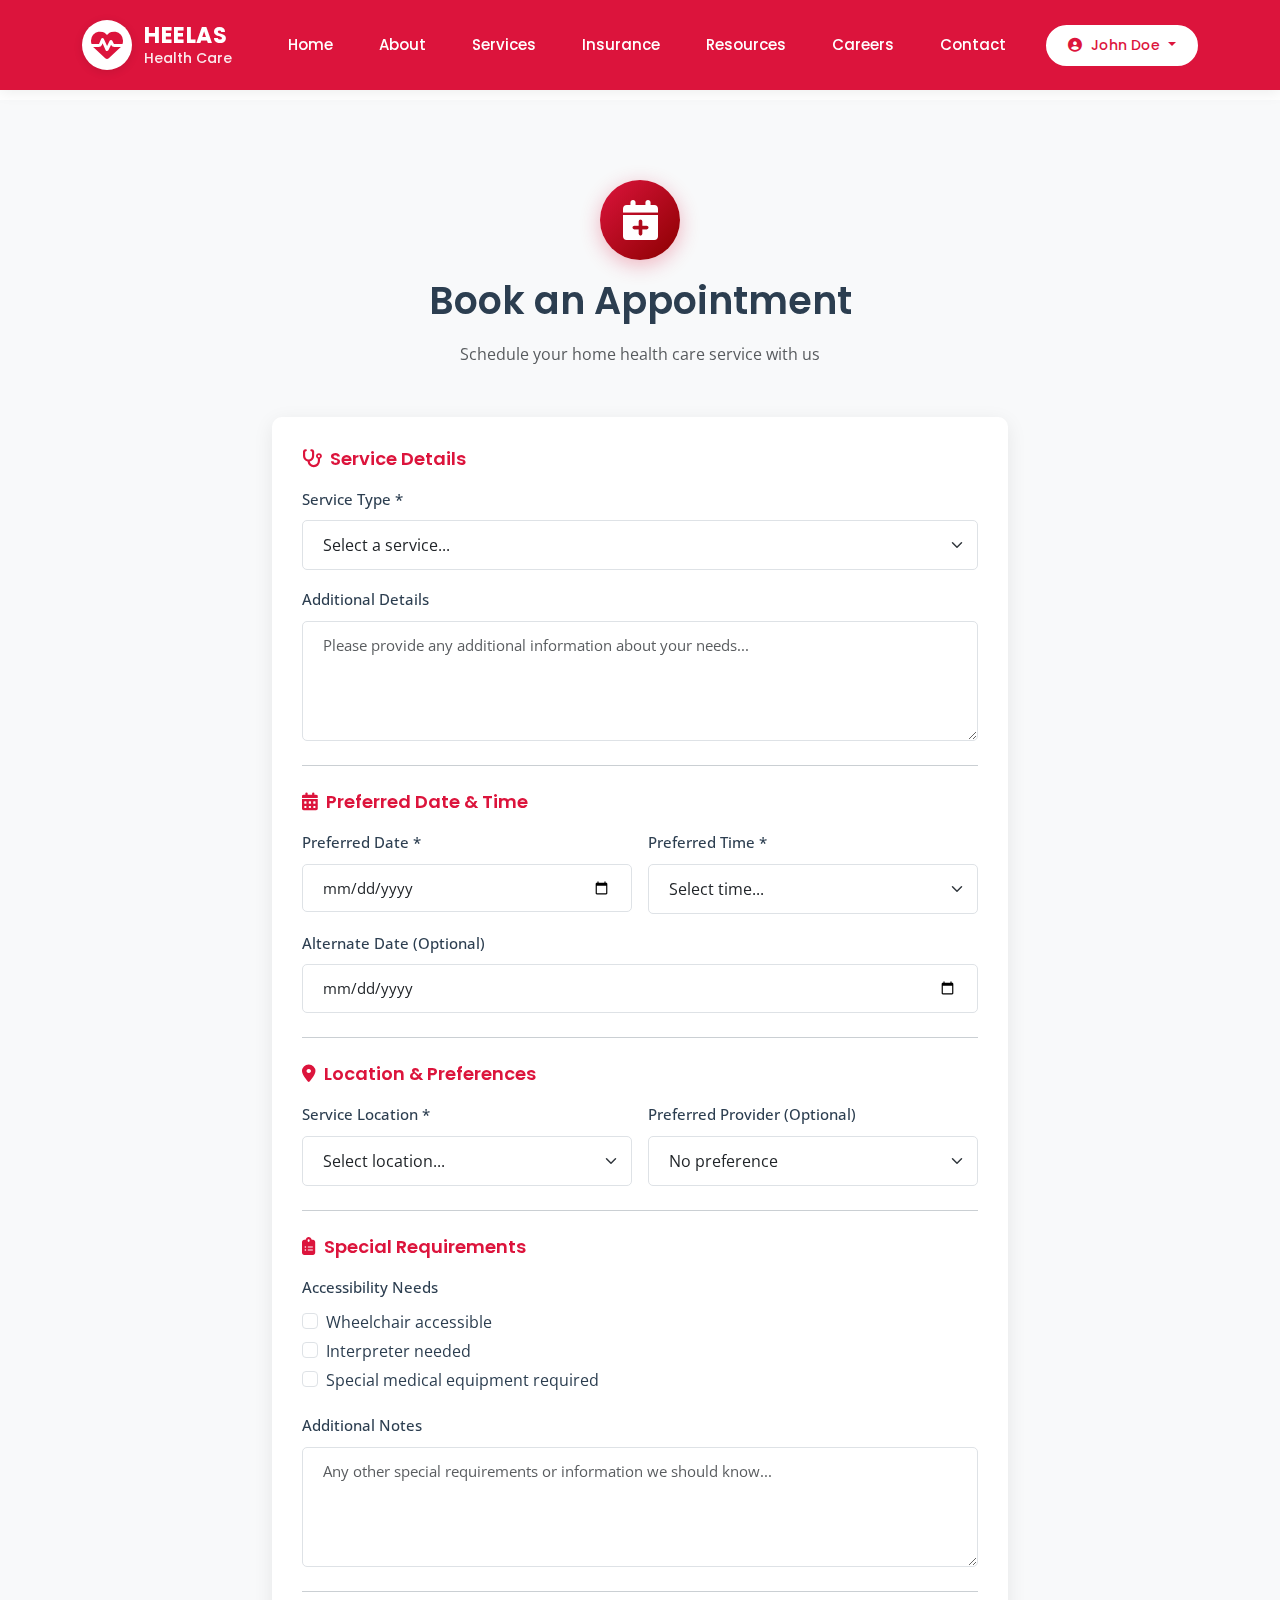
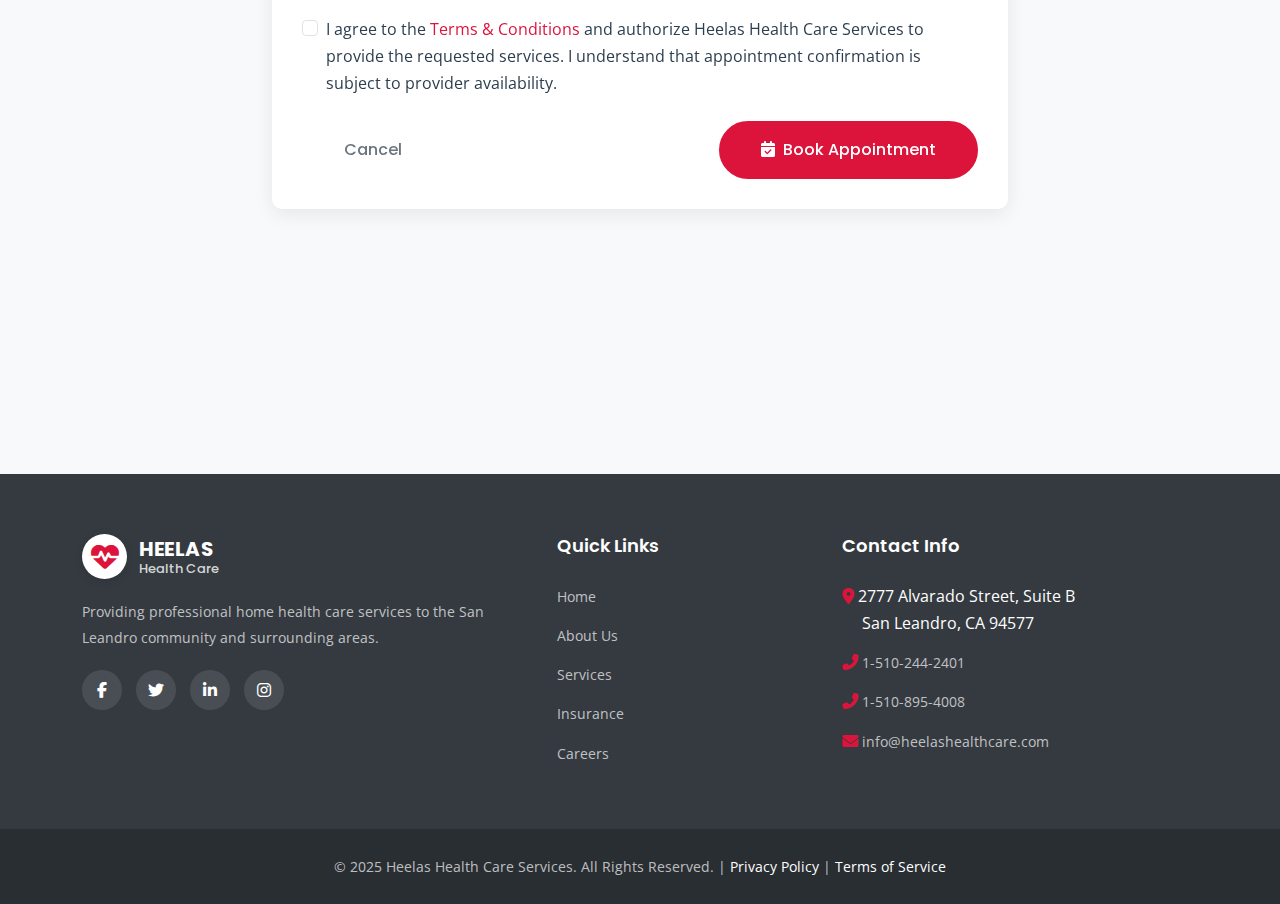
<file: book-appointment.html>
<!DOCTYPE html>
<html lang="en">
<head>
    <meta charset="UTF-8">
    <meta name="viewport" content="width=device-width, initial-scale=1.0">
    <meta name="description" content="Book an appointment with Heelas Health Care Services">
    <title>Book Appointment | Heelas Health Care Services</title>

    <!-- Favicon -->
    <link rel="icon" type="image/png" href="assets/images/favicon.png">

    <!-- Google Fonts -->
    <link rel="preconnect" href="https://fonts.googleapis.com">
    <link rel="preconnect" href="https://fonts.gstatic.com" crossorigin>
    <link href="https://fonts.googleapis.com/css2?family=Poppins:wght@400;500;600;700&family=Open+Sans:wght@400;600&display=swap" rel="stylesheet">

    <!-- Bootstrap 5 CSS -->
    <link href="https://cdn.jsdelivr.net/npm/bootstrap@5.3.0/dist/css/bootstrap.min.css" rel="stylesheet">

    <!-- Font Awesome -->
    <link rel="stylesheet" href="https://cdnjs.cloudflare.com/ajax/libs/font-awesome/6.4.0/css/all.min.css">

    <!-- AOS Animation -->
    <link href="https://unpkg.com/aos@2.3.1/dist/aos.css" rel="stylesheet">

    <!-- Custom CSS -->
    <link rel="stylesheet" href="assets/css/style.css">
</head>
<body>

    <!-- NAVIGATION -->
    <nav class="navbar navbar-expand-lg navbar-light fixed-top">
        <div class="container">
            <a class="navbar-brand" href="index.html">
                <i class="fas fa-heartbeat brand-icon"></i>
                <div class="brand-text">
                    <span class="brand-name">Heelas</span>
                    <span class="brand-subtitle">Health Care</span>
                </div>
            </a>

            <div class="d-flex align-items-center order-lg-3">
                <div class="dropdown">
                    <button class="btn btn-login btn-sm dropdown-toggle" type="button" id="userDropdown" data-bs-toggle="dropdown">
                        <i class="fas fa-user-circle"></i> John Doe
                    </button>
                    <ul class="dropdown-menu dropdown-menu-end">
                        <li><a class="dropdown-item" href="profile.html"><i class="fas fa-user me-2"></i>My Profile</a></li>
                        <li><a class="dropdown-item" href="profile.html#appointments"><i class="fas fa-calendar-check me-2"></i>My Appointments</a></li>
                        <li><hr class="dropdown-divider"></li>
                        <li><a class="dropdown-item text-danger" href="index.html"><i class="fas fa-sign-out-alt me-2"></i>Logout</a></li>
                    </ul>
                </div>
                <button class="navbar-toggler ms-3" type="button" data-bs-toggle="collapse" data-bs-target="#navbarNav">
                    <span class="navbar-toggler-icon"></span>
                </button>
            </div>

            <div class="collapse navbar-collapse order-lg-2" id="navbarNav">
                <ul class="navbar-nav mx-auto">
                    <li class="nav-item">
                        <a class="nav-link" href="index.html">Home</a>
                    </li>
                    <li class="nav-item">
                        <a class="nav-link" href="about.html">About</a>
                    </li>
                    <li class="nav-item">
                        <a class="nav-link" href="services.html">Services</a>
                    </li>
                    <li class="nav-item">
                        <a class="nav-link" href="insurance.html">Insurance</a>
                    </li>
                    <li class="nav-item">
                        <a class="nav-link" href="resources.html">Resources</a>
                    </li>
                    <li class="nav-item">
                        <a class="nav-link" href="careers.html">Careers</a>
                    </li>
                    <li class="nav-item">
                        <a class="nav-link" href="contact-us.html">Contact</a>
                    </li>
                </ul>
            </div>
        </div>
    </nav>

    <!-- BOOK APPOINTMENT SECTION -->
    <section class="section-padding" style="background-color: #f8f9fa; padding-bottom: 100px;">
        <div class="container">
            <div class="row justify-content-center">
                <div class="col-lg-8">
                    <!-- Page Header -->
                    <div class="text-center mb-5" data-aos="fade-up">
                        <div class="auth-icon mb-3">
                            <i class="fas fa-calendar-plus"></i>
                        </div>
                        <h2>Book an Appointment</h2>
                        <p class="text-muted">Schedule your home health care service with us</p>
                    </div>

                    <!-- Appointment Form -->
                    <div class="custom-card" data-aos="fade-up" data-aos-delay="100" style="height: auto;">
                        <form id="bookAppointmentForm" class="needs-validation" novalidate>
                            <!-- Service Selection -->
                            <h5 class="text-red mb-3"><i class="fas fa-stethoscope me-2"></i>Service Details</h5>
                            <div class="row g-3 mb-4">
                                <div class="col-12">
                                    <label for="serviceType" class="form-label">Service Type *</label>
                                    <select class="form-select" id="serviceType" required>
                                        <option value="">Select a service...</option>
                                        <option value="skilled-nursing">Skilled Nursing Care</option>
                                        <option value="medication-management">Medication Management</option>
                                        <option value="home-health-aide">Home Health Aide</option>
                                        <option value="physical-therapy">Physical Therapy</option>
                                        <option value="occupational-therapy">Occupational Therapy</option>
                                        <option value="speech-therapy">Speech Therapy</option>
                                        <option value="medical-social-work">Medical Social Work</option>
                                    </select>
                                    <div class="invalid-feedback">Please select a service type.</div>
                                </div>

                                <div class="col-12">
                                    <label for="serviceDescription" class="form-label">Additional Details</label>
                                    <textarea class="form-control" id="serviceDescription" rows="3" placeholder="Please provide any additional information about your needs..."></textarea>
                                </div>
                            </div>

                            <hr class="my-4">

                            <!-- Appointment Date & Time -->
                            <h5 class="text-red mb-3"><i class="fas fa-calendar-alt me-2"></i>Preferred Date & Time</h5>
                            <div class="row g-3 mb-4">
                                <div class="col-md-6">
                                    <label for="appointmentDate" class="form-label">Preferred Date *</label>
                                    <input type="date" class="form-control" id="appointmentDate" required>
                                    <div class="invalid-feedback">Please select a date.</div>
                                </div>

                                <div class="col-md-6">
                                    <label for="appointmentTime" class="form-label">Preferred Time *</label>
                                    <select class="form-select" id="appointmentTime" required>
                                        <option value="">Select time...</option>
                                        <option value="08:00">08:00 AM - 09:00 AM</option>
                                        <option value="09:00">09:00 AM - 10:00 AM</option>
                                        <option value="10:00">10:00 AM - 11:00 AM</option>
                                        <option value="11:00">11:00 AM - 12:00 PM</option>
                                        <option value="12:00">12:00 PM - 01:00 PM</option>
                                        <option value="13:00">01:00 PM - 02:00 PM</option>
                                        <option value="14:00">02:00 PM - 03:00 PM</option>
                                        <option value="15:00">03:00 PM - 04:00 PM</option>
                                        <option value="16:00">04:00 PM - 05:00 PM</option>
                                        <option value="17:00">05:00 PM - 06:00 PM</option>
                                    </select>
                                    <div class="invalid-feedback">Please select a time slot.</div>
                                </div>

                                <div class="col-12">
                                    <label for="alternateDate" class="form-label">Alternate Date (Optional)</label>
                                    <input type="date" class="form-control" id="alternateDate">
                                </div>
                            </div>

                            <hr class="my-4">

                            <!-- Location & Provider Preference -->
                            <h5 class="text-red mb-3"><i class="fas fa-map-marker-alt me-2"></i>Location & Preferences</h5>
                            <div class="row g-3 mb-4">
                                <div class="col-md-6">
                                    <label for="locationType" class="form-label">Service Location *</label>
                                    <select class="form-select" id="locationType" required>
                                        <option value="">Select location...</option>
                                        <option value="home">Home Visit</option>
                                        <option value="clinic">Clinic</option>
                                        <option value="facility">Healthcare Facility</option>
                                    </select>
                                    <div class="invalid-feedback">Please select a location.</div>
                                </div>

                                <div class="col-md-6">
                                    <label for="preferredProvider" class="form-label">Preferred Provider (Optional)</label>
                                    <select class="form-select" id="preferredProvider">
                                        <option value="">No preference</option>
                                        <option value="dr-sarah-johnson">Dr. Sarah Johnson</option>
                                        <option value="dr-michael-chen">Dr. Michael Chen</option>
                                        <option value="nurse-emily-davis">Nurse Emily Davis</option>
                                        <option value="dr-robert-lee">Dr. Robert Lee</option>
                                        <option value="aide-jessica-smith">Aide Jessica Smith</option>
                                    </select>
                                </div>

                                <div class="col-12" id="homeAddressSection" style="display: none;">
                                    <label for="homeAddress" class="form-label">Home Address *</label>
                                    <input type="text" class="form-control" id="homeAddress" value="2777 Alvarado Street, Suite B, San Leandro, CA 94577" readonly>
                                    <small class="text-muted">
                                        <i class="fas fa-info-circle me-1"></i>
                                        To update your address, please <a href="edit-profile.html" class="text-red">edit your profile</a>.
                                    </small>
                                </div>
                            </div>

                            <hr class="my-4">

                            <!-- Special Requirements -->
                            <h5 class="text-red mb-3"><i class="fas fa-clipboard-list me-2"></i>Special Requirements</h5>
                            <div class="row g-3 mb-4">
                                <div class="col-12">
                                    <label class="form-label">Accessibility Needs</label>
                                    <div class="form-check">
                                        <input class="form-check-input" type="checkbox" id="wheelchairAccess">
                                        <label class="form-check-label" for="wheelchairAccess">
                                            Wheelchair accessible
                                        </label>
                                    </div>
                                    <div class="form-check">
                                        <input class="form-check-input" type="checkbox" id="interpreterNeeded">
                                        <label class="form-check-label" for="interpreterNeeded">
                                            Interpreter needed
                                        </label>
                                    </div>
                                    <div class="form-check">
                                        <input class="form-check-input" type="checkbox" id="medicalEquipment">
                                        <label class="form-check-label" for="medicalEquipment">
                                            Special medical equipment required
                                        </label>
                                    </div>
                                </div>

                                <div class="col-12">
                                    <label for="specialNotes" class="form-label">Additional Notes</label>
                                    <textarea class="form-control" id="specialNotes" rows="3" placeholder="Any other special requirements or information we should know..."></textarea>
                                </div>
                            </div>

                            <hr class="my-4">

                            <!-- Consent & Agreement -->
                            <div class="mb-4">
                                <div class="form-check">
                                    <input class="form-check-input" type="checkbox" id="consentAgreement" required>
                                    <label class="form-check-label" for="consentAgreement">
                                        I agree to the <a href="#" class="text-red">Terms & Conditions</a> and authorize Heelas Health Care Services to provide the requested services. I understand that appointment confirmation is subject to provider availability.
                                    </label>
                                    <div class="invalid-feedback">You must agree to the terms and conditions.</div>
                                </div>
                            </div>

                            <!-- Form Actions -->
                            <div class="d-flex justify-content-between gap-3">
                                <a href="profile.html" class="btn btn-outline-secondary btn-lg">Cancel</a>
                                <button type="submit" class="btn btn-primary btn-lg">
                                    <i class="fas fa-calendar-check me-2"></i>Book Appointment
                                </button>
                            </div>
                        </form>
                    </div>

                    <!-- Help Section -->
                    <div class="alert alert-info mt-4" data-aos="fade-up" data-aos-delay="200">
                        <h6 class="alert-heading"><i class="fas fa-info-circle me-2"></i>Need Help?</h6>
                        <p class="mb-0">If you have questions about booking an appointment or need assistance, please call us at <a href="tel:+15102442401" class="text-red fw-semibold">1-510-244-2401</a> or email <a href="mailto:info@heelashealthcare.com" class="text-red fw-semibold">info@heelashealthcare.com</a></p>
                    </div>
                </div>
            </div>
        </div>
    </section>

    <!-- FOOTER -->
    <footer class="footer">
        <div class="container">
            <div class="row g-4">
                <div class="col-lg-5 col-md-6">
                    <a href="index.html" class="footer-logo-link">
                        <i class="fas fa-heartbeat footer-logo-icon"></i>
                        <div class="footer-logo-text">
                            <span class="footer-brand-name">Heelas</span>
                            <span class="footer-brand-subtitle">Health Care</span>
                        </div>
                    </a>
                    <p>Providing professional home health care services to the San Leandro community and surrounding areas.</p>
                    <div class="social-links">
                        <a href="#" aria-label="Facebook"><i class="fab fa-facebook-f"></i></a>
                        <a href="#" aria-label="Twitter"><i class="fab fa-twitter"></i></a>
                        <a href="#" aria-label="LinkedIn"><i class="fab fa-linkedin-in"></i></a>
                        <a href="#" aria-label="Instagram"><i class="fab fa-instagram"></i></a>
                    </div>
                </div>

                <div class="col-lg-3 col-md-6">
                    <h5>Quick Links</h5>
                    <ul>
                        <li><a href="index.html">Home</a></li>
                        <li><a href="about.html">About Us</a></li>
                        <li><a href="services.html">Services</a></li>
                        <li><a href="insurance.html">Insurance</a></li>
                        <li><a href="careers.html">Careers</a></li>
                    </ul>
                </div>

                <div class="col-lg-4 col-md-6">
                    <h5>Contact Info</h5>
                    <ul>
                        <li><i class="fas fa-map-marker-alt text-red"></i> 2777 Alvarado Street, Suite B<br>&nbsp;&nbsp;&nbsp;&nbsp;&nbsp;San Leandro, CA 94577</li>
                        <li><i class="fas fa-phone-alt text-red"></i> <a href="tel:+15102442401">1-510-244-2401</a></li>
                        <li><i class="fas fa-phone-alt text-red"></i> <a href="tel:+15108954008">1-510-895-4008</a></li>
                        <li><i class="fas fa-envelope text-red"></i> <a href="mailto:info@heelashealthcare.com">info@heelashealthcare.com</a></li>
                    </ul>
                </div>
            </div>
        </div>

        <div class="footer-bottom">
            <div class="container">
                <p>&copy; 2025 Heelas Health Care Services. All Rights Reserved. | <a href="privacy-policy.html" class="text-white">Privacy Policy</a> | <a href="terms-conditions.html" class="text-white">Terms of Service</a></p>
            </div>
        </div>
    </footer>

    <!-- Bootstrap 5 JS Bundle -->
    <script src="https://cdn.jsdelivr.net/npm/bootstrap@5.3.0/dist/js/bootstrap.bundle.min.js"></script>

    <!-- AOS Animation -->
    <script src="https://unpkg.com/aos@2.3.1/dist/aos.js"></script>

    <!-- Custom JS -->
    <script src="assets/js/main.js"></script>

    <script>
        // Set minimum date to tomorrow
        const dateInput = document.getElementById('appointmentDate');
        const alternateInput = document.getElementById('alternateDate');
        const tomorrow = new Date();
        tomorrow.setDate(tomorrow.getDate() + 1);
        const minDate = tomorrow.toISOString().split('T')[0];
        dateInput.min = minDate;
        alternateInput.min = minDate;

        // Show/hide home address section based on location type
        document.getElementById('locationType').addEventListener('change', function() {
            const homeSection = document.getElementById('homeAddressSection');
            if (this.value === 'home') {
                homeSection.style.display = 'block';
            } else {
                homeSection.style.display = 'none';
            }
        });

        // Form validation and submission
        document.getElementById('bookAppointmentForm').addEventListener('submit', function(e) {
            e.preventDefault();

            if (this.checkValidity()) {
                // Simulate booking - redirect to profile with success message
                alert('Appointment booked successfully! You will receive a confirmation email shortly.');
                window.location.href = 'profile.html#appointments';
            }

            this.classList.add('was-validated');
        });
    </script>
</body>
</html>
</file>
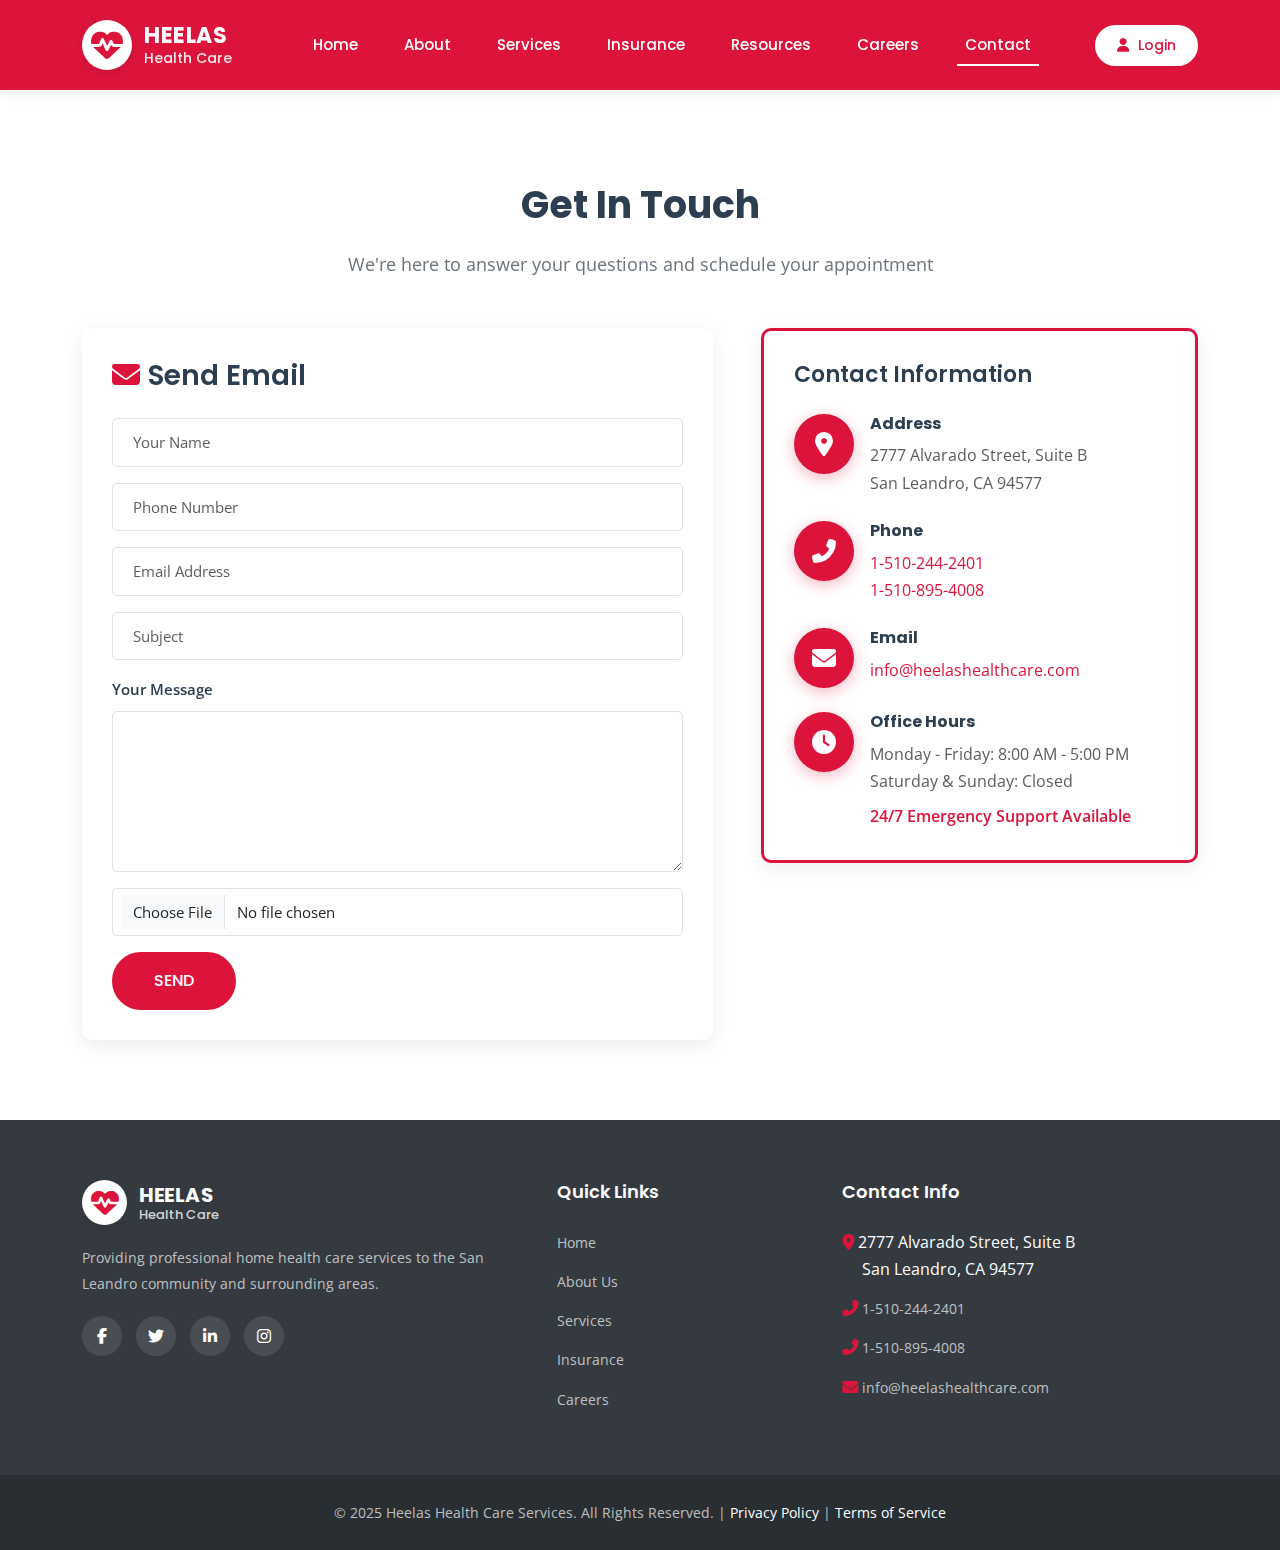
<file: contact-us.html>
<!DOCTYPE html>
<html lang="en">
<head>
    <meta charset="UTF-8">
    <meta name="viewport" content="width=device-width, initial-scale=1.0">
    <meta name="description" content="Contact Heelas Health Care Services or schedule an appointment for home health care in San Leandro, CA.">
    <title>Contact Us | Heelas Health Care Services</title>

    <!-- Favicon -->
    <link rel="icon" type="image/png" href="assets/images/favicon.png">

    <!-- Google Fonts -->
    <link rel="preconnect" href="https://fonts.googleapis.com">
    <link rel="preconnect" href="https://fonts.gstatic.com" crossorigin>
    <link href="https://fonts.googleapis.com/css2?family=Poppins:wght@400;500;600;700&family=Open+Sans:wght@400;600&display=swap" rel="stylesheet">

    <!-- Bootstrap 5 CSS -->
    <link href="https://cdn.jsdelivr.net/npm/bootstrap@5.3.0/dist/css/bootstrap.min.css" rel="stylesheet">

    <!-- Font Awesome -->
    <link rel="stylesheet" href="https://cdnjs.cloudflare.com/ajax/libs/font-awesome/6.4.0/css/all.min.css">

    <!-- AOS Animation -->
    <link href="https://unpkg.com/aos@2.3.1/dist/aos.css" rel="stylesheet">

    <!-- Custom CSS -->
    <link rel="stylesheet" href="assets/css/style.css">
</head>
<body>

    <!-- NAVIGATION -->
    <nav class="navbar navbar-expand-lg navbar-light fixed-top">
        <div class="container">
            <a class="navbar-brand" href="index.html">
                <i class="fas fa-heartbeat brand-icon"></i>
                <div class="brand-text">
                    <span class="brand-name">Heelas</span>
                    <span class="brand-subtitle">Health Care</span>
                </div>
            </a>

            <div class="d-flex align-items-center order-lg-3">
                <a href="login.html" class="btn btn-login btn-sm d-none d-md-block">
                    <i class="fas fa-user"></i> Login
                </a>
                <button class="navbar-toggler ms-3" type="button" data-bs-toggle="collapse" data-bs-target="#navbarNav">
                    <span class="navbar-toggler-icon"></span>
                </button>
            </div>

            <div class="collapse navbar-collapse order-lg-2" id="navbarNav">
                <ul class="navbar-nav mx-auto">
                    <li class="nav-item">
                        <a class="nav-link" href="index.html">Home</a>
                    </li>
                    <li class="nav-item">
                        <a class="nav-link" href="about.html">About</a>
                    </li>
                    <li class="nav-item">
                        <a class="nav-link" href="services.html">Services</a>
                    </li>
                    <li class="nav-item">
                        <a class="nav-link" href="insurance.html">Insurance</a>
                    </li>
                    <li class="nav-item">
                        <a class="nav-link" href="resources.html">Resources</a>
                    </li>
                    <li class="nav-item">
                        <a class="nav-link" href="careers.html">Careers</a>
                    </li>
                    <li class="nav-item">
                        <a class="nav-link active" href="contact-us.html">Contact</a>
                    </li>
                </ul>
            </div>
        </div>
    </nav>

    <!-- CONTACT SECTION -->
    <section class="section-padding">
        <div class="container">
            <div class="text-center mb-5" data-aos="fade-up">
                <h2 class="section-title">Get In Touch</h2>
                <p class="section-subtitle">We're here to answer your questions and schedule your appointment</p>
            </div>

            <div class="row g-5">
                <!-- Contact Form -->
                <div class="col-lg-7" data-aos="fade-right">
                    <div class="custom-card">
                        <h3 class="mb-4"><i class="fas fa-envelope text-red me-2"></i>Send Email</h3>
                        <form id="contactForm" class="needs-validation" novalidate>
                            <div class="row g-3">
                                <div class="col-12">
                                    <input type="text" class="form-control" id="yourName" placeholder="Your Name" required>
                                    <div class="invalid-feedback">Please enter your name.</div>
                                </div>
                                <div class="col-12">
                                    <input type="tel" class="form-control" id="phoneNumber" placeholder="Phone Number" required>
                                    <div class="invalid-feedback">Please enter your phone number.</div>
                                </div>
                                <div class="col-12">
                                    <input type="email" class="form-control" id="emailAddress" placeholder="Email Address" required>
                                    <div class="invalid-feedback">Please enter a valid email address.</div>
                                </div>
                                <div class="col-12">
                                    <input type="text" class="form-control" id="subject" placeholder="Subject" required>
                                    <div class="invalid-feedback">Please enter a subject.</div>
                                </div>
                                <div class="col-12">
                                    <label for="yourMessage" class="form-label fw-semibold">Your Message</label>
                                    <textarea class="form-control" id="yourMessage" rows="6" required></textarea>
                                    <div class="invalid-feedback">Please enter your message.</div>
                                </div>
                                <div class="col-12">
                                    <input type="file" class="form-control" id="fileAttachment">
                                </div>
                                <div class="col-12">
                                    <button type="submit" class="btn btn-primary btn-lg">SEND</button>
                                </div>
                            </div>
                        </form>
                    </div>
                </div>

                <!-- Contact Info -->
                <div class="col-lg-5" data-aos="fade-left">
                    <div class="custom-card contact-info-card">
                        <h4 class="mb-4">Contact Information</h4>

                        <div class="contact-info-item mb-4">
                            <div class="d-flex align-items-start">
                                <div class="contact-icon-circle">
                                    <i class="fas fa-map-marker-alt"></i>
                                </div>
                                <div class="ms-3">
                                    <h6 class="mb-2 fw-bold">Address</h6>
                                    <p class="mb-0 text-muted">2777 Alvarado Street, Suite B<br>San Leandro, CA 94577</p>
                                </div>
                            </div>
                        </div>

                        <div class="contact-info-item mb-4">
                            <div class="d-flex align-items-start">
                                <div class="contact-icon-circle">
                                    <i class="fas fa-phone-alt"></i>
                                </div>
                                <div class="ms-3">
                                    <h6 class="mb-2 fw-bold">Phone</h6>
                                    <p class="mb-0">
                                        <a href="tel:+15102442401" class="text-red">1-510-244-2401</a><br>
                                        <a href="tel:+15108954008" class="text-red">1-510-895-4008</a>
                                    </p>
                                </div>
                            </div>
                        </div>

                        <div class="contact-info-item mb-4">
                            <div class="d-flex align-items-start">
                                <div class="contact-icon-circle">
                                    <i class="fas fa-envelope"></i>
                                </div>
                                <div class="ms-3">
                                    <h6 class="mb-2 fw-bold">Email</h6>
                                    <p class="mb-0">
                                        <a href="mailto:info@heelashealthcare.com" class="text-red">info@heelashealthcare.com</a>
                                    </p>
                                </div>
                            </div>
                        </div>

                        <div class="contact-info-item mb-0">
                            <div class="d-flex align-items-start">
                                <div class="contact-icon-circle">
                                    <i class="fas fa-clock"></i>
                                </div>
                                <div class="ms-3">
                                    <h6 class="mb-2 fw-bold">Office Hours</h6>
                                    <p class="mb-2 text-muted">Monday - Friday: 8:00 AM - 5:00 PM<br>Saturday & Sunday: Closed</p>
                                    <p class="mb-0 text-red fw-semibold">24/7 Emergency Support Available</p>
                                </div>
                            </div>
                        </div>
                    </div>
                </div>
            </div>
        </div>
    </section>

    <!-- FOOTER -->
    <footer class="footer">
        <div class="container">
            <div class="row g-4">
                <div class="col-lg-5 col-md-6">
                    <a href="index.html" class="footer-logo-link">
                        <i class="fas fa-heartbeat footer-logo-icon"></i>
                        <div class="footer-logo-text">
                            <span class="footer-brand-name">Heelas</span>
                            <span class="footer-brand-subtitle">Health Care</span>
                        </div>
                    </a>
                    <p>Providing professional home health care services to the San Leandro community and surrounding areas.</p>
                    <div class="social-links">
                        <a href="#" aria-label="Facebook"><i class="fab fa-facebook-f"></i></a>
                        <a href="#" aria-label="Twitter"><i class="fab fa-twitter"></i></a>
                        <a href="#" aria-label="LinkedIn"><i class="fab fa-linkedin-in"></i></a>
                        <a href="#" aria-label="Instagram"><i class="fab fa-instagram"></i></a>
                    </div>
                </div>

                <div class="col-lg-3 col-md-6">
                    <h5>Quick Links</h5>
                    <ul>
                        <li><a href="index.html">Home</a></li>
                        <li><a href="about.html">About Us</a></li>
                        <li><a href="services.html">Services</a></li>
                        <li><a href="insurance.html">Insurance</a></li>
                        <li><a href="careers.html">Careers</a></li>
                    </ul>
                </div>

                <div class="col-lg-4 col-md-6">
                    <h5>Contact Info</h5>
                    <ul>
                        <li><i class="fas fa-map-marker-alt text-red"></i> 2777 Alvarado Street, Suite B<br>&nbsp;&nbsp;&nbsp;&nbsp;&nbsp;San Leandro, CA 94577</li>
                        <li><i class="fas fa-phone-alt text-red"></i> <a href="tel:+15102442401">1-510-244-2401</a></li>
                        <li><i class="fas fa-phone-alt text-red"></i> <a href="tel:+15108954008">1-510-895-4008</a></li>
                        <li><i class="fas fa-envelope text-red"></i> <a href="mailto:info@heelashealthcare.com">info@heelashealthcare.com</a></li>
                    </ul>
                </div>
            </div>
        </div>

        <div class="footer-bottom">
            <div class="container">
                <p>&copy; 2025 Heelas Health Care Services. All Rights Reserved. | <a href="privacy-policy.html" class="text-white">Privacy Policy</a> | <a href="terms-conditions.html" class="text-white">Terms of Service</a></p>
            </div>
        </div>
    </footer>

    <!-- Bootstrap 5 JS Bundle -->
    <script src="https://cdn.jsdelivr.net/npm/bootstrap@5.3.0/dist/js/bootstrap.bundle.min.js"></script>

    <!-- AOS Animation -->
    <script src="https://unpkg.com/aos@2.3.1/dist/aos.js"></script>

    <!-- Custom JS -->
    <script src="assets/js/main.js"></script>
</body>
</html>
</file>
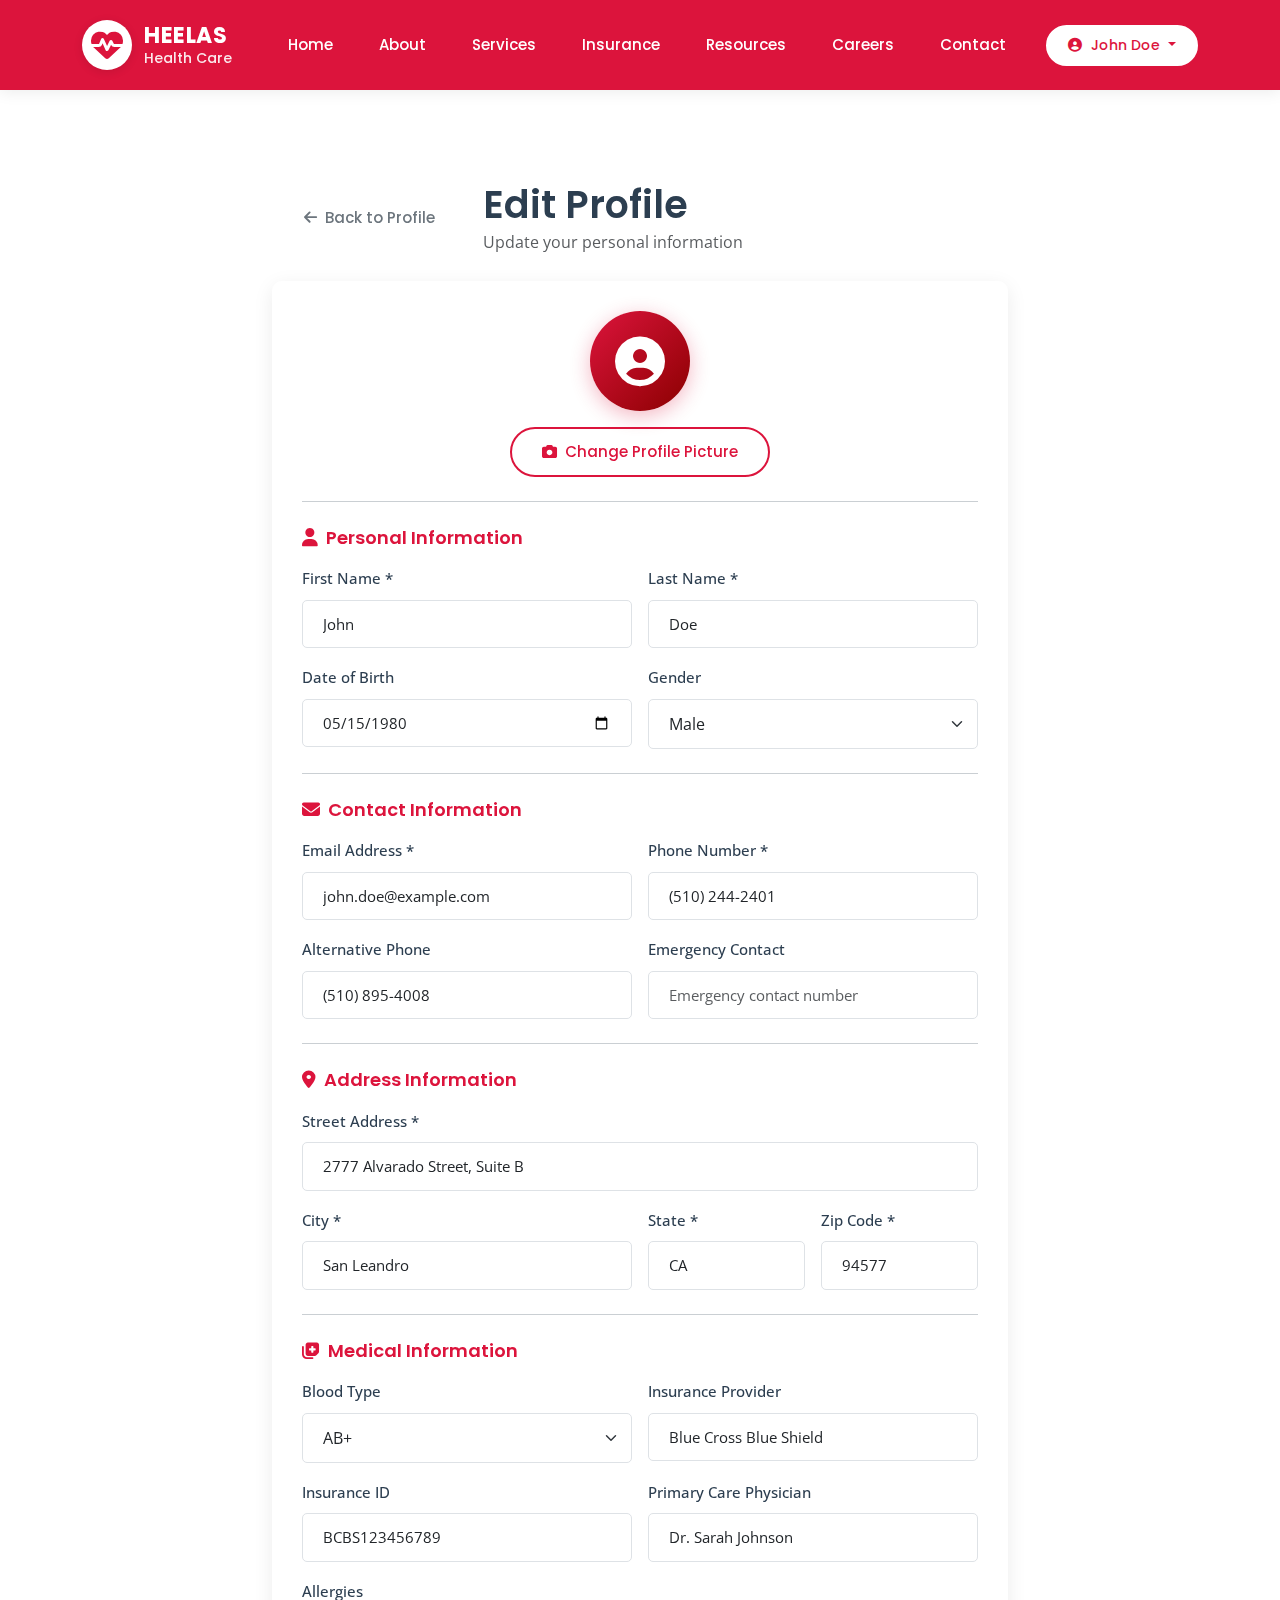
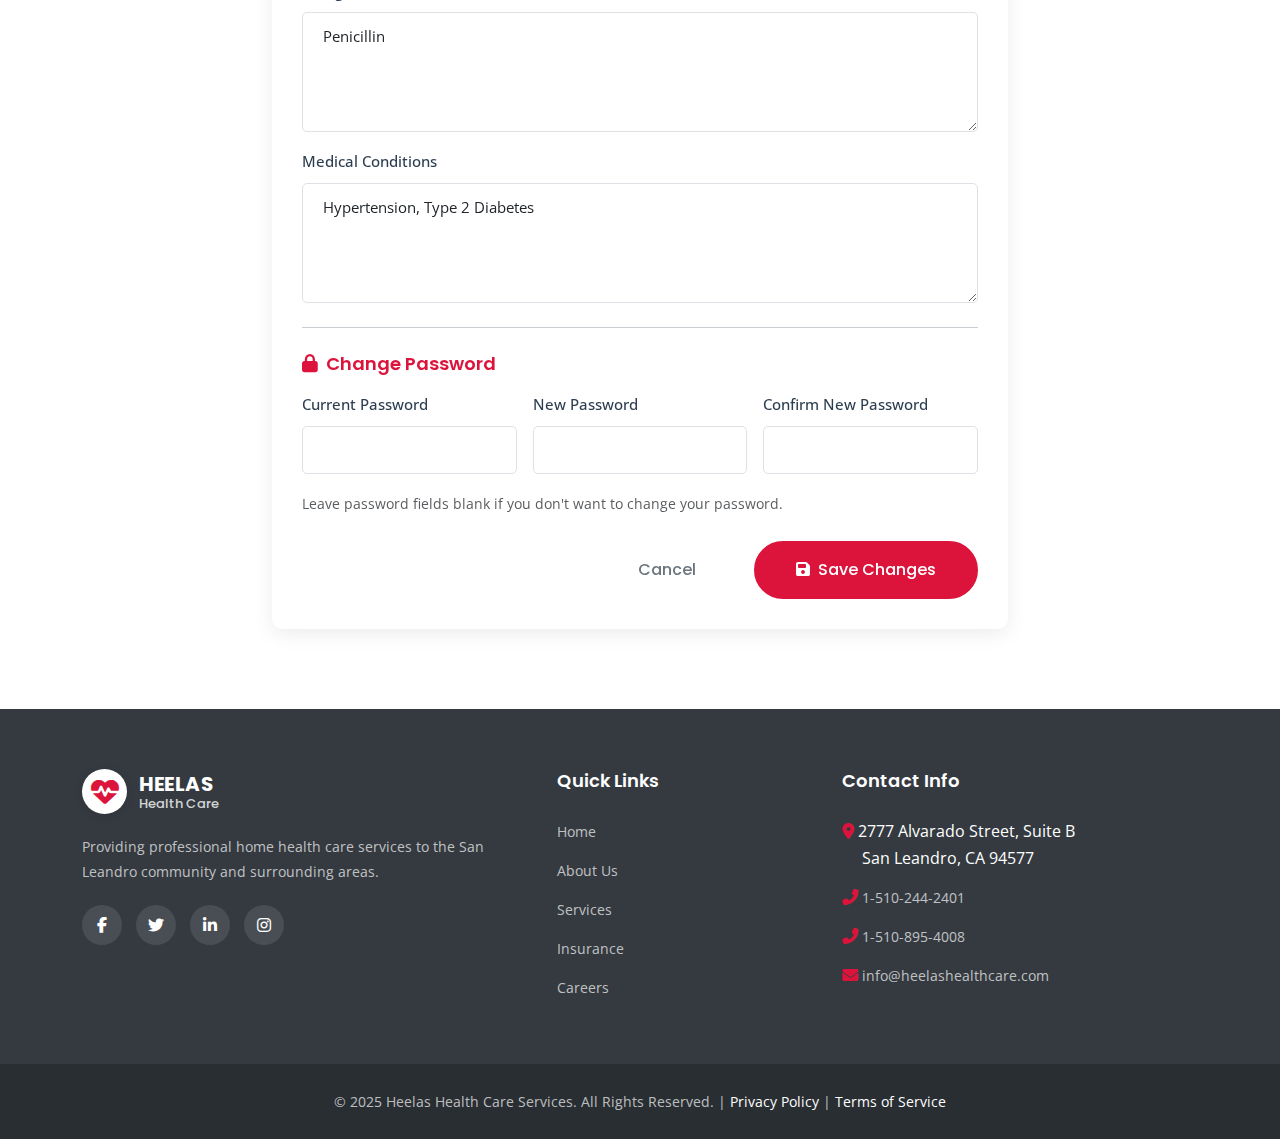
<file: edit-profile.html>
<!DOCTYPE html>
<html lang="en">
<head>
    <meta charset="UTF-8">
    <meta name="viewport" content="width=device-width, initial-scale=1.0">
    <meta name="description" content="Edit your Heelas Health Care Services profile information">
    <title>Edit Profile | Heelas Health Care Services</title>

    <!-- Favicon -->
    <link rel="icon" type="image/png" href="assets/images/favicon.png">

    <!-- Google Fonts -->
    <link rel="preconnect" href="https://fonts.googleapis.com">
    <link rel="preconnect" href="https://fonts.gstatic.com" crossorigin>
    <link href="https://fonts.googleapis.com/css2?family=Poppins:wght@400;500;600;700&family=Open+Sans:wght@400;600&display=swap" rel="stylesheet">

    <!-- Bootstrap 5 CSS -->
    <link href="https://cdn.jsdelivr.net/npm/bootstrap@5.3.0/dist/css/bootstrap.min.css" rel="stylesheet">

    <!-- Font Awesome -->
    <link rel="stylesheet" href="https://cdnjs.cloudflare.com/ajax/libs/font-awesome/6.4.0/css/all.min.css">

    <!-- AOS Animation -->
    <link href="https://unpkg.com/aos@2.3.1/dist/aos.css" rel="stylesheet">

    <!-- Custom CSS -->
    <link rel="stylesheet" href="assets/css/style.css">
</head>
<body>

    <!-- NAVIGATION -->
    <nav class="navbar navbar-expand-lg navbar-light fixed-top">
        <div class="container">
            <a class="navbar-brand" href="index.html">
                <i class="fas fa-heartbeat brand-icon"></i>
                <div class="brand-text">
                    <span class="brand-name">Heelas</span>
                    <span class="brand-subtitle">Health Care</span>
                </div>
            </a>

            <div class="d-flex align-items-center order-lg-3">
                <div class="dropdown">
                    <button class="btn btn-login btn-sm dropdown-toggle" type="button" id="userDropdown" data-bs-toggle="dropdown">
                        <i class="fas fa-user-circle"></i> John Doe
                    </button>
                    <ul class="dropdown-menu dropdown-menu-end">
                        <li><a class="dropdown-item" href="profile.html"><i class="fas fa-user me-2"></i>My Profile</a></li>
                        <li><a class="dropdown-item" href="profile.html#appointments"><i class="fas fa-calendar-check me-2"></i>My Appointments</a></li>
                        <li><hr class="dropdown-divider"></li>
                        <li><a class="dropdown-item text-danger" href="index.html"><i class="fas fa-sign-out-alt me-2"></i>Logout</a></li>
                    </ul>
                </div>
                <button class="navbar-toggler ms-3" type="button" data-bs-toggle="collapse" data-bs-target="#navbarNav">
                    <span class="navbar-toggler-icon"></span>
                </button>
            </div>

            <div class="collapse navbar-collapse order-lg-2" id="navbarNav">
                <ul class="navbar-nav mx-auto">
                    <li class="nav-item">
                        <a class="nav-link" href="index.html">Home</a>
                    </li>
                    <li class="nav-item">
                        <a class="nav-link" href="about.html">About</a>
                    </li>
                    <li class="nav-item">
                        <a class="nav-link" href="services.html">Services</a>
                    </li>
                    <li class="nav-item">
                        <a class="nav-link" href="insurance.html">Insurance</a>
                    </li>
                    <li class="nav-item">
                        <a class="nav-link" href="resources.html">Resources</a>
                    </li>
                    <li class="nav-item">
                        <a class="nav-link" href="careers.html">Careers</a>
                    </li>
                    <li class="nav-item">
                        <a class="nav-link" href="contact-us.html">Contact</a>
                    </li>
                </ul>
            </div>
        </div>
    </nav>

    <!-- EDIT PROFILE SECTION -->
    <section class="section-padding">
        <div class="container">
            <div class="row justify-content-center">
                <div class="col-lg-8">
                    <!-- Page Header -->
                    <div class="d-flex align-items-center mb-4" data-aos="fade-up">
                        <a href="profile.html" class="btn btn-outline-secondary me-3">
                            <i class="fas fa-arrow-left me-2"></i>Back to Profile
                        </a>
                        <div>
                            <h2 class="mb-0">Edit Profile</h2>
                            <p class="text-muted mb-0">Update your personal information</p>
                        </div>
                    </div>

                    <!-- Edit Profile Form -->
                    <div class="custom-card" data-aos="fade-up" data-aos-delay="100">
                        <form id="editProfileForm" class="needs-validation" novalidate>
                            <!-- Profile Picture Section -->
                            <div class="text-center mb-4">
                                <div class="profile-avatar mx-auto mb-3">
                                    <i class="fas fa-user-circle"></i>
                                </div>
                                <button type="button" class="btn btn-outline-primary btn-sm">
                                    <i class="fas fa-camera me-2"></i>Change Profile Picture
                                </button>
                            </div>

                            <hr class="my-4">

                            <!-- Personal Information -->
                            <h5 class="text-red mb-3"><i class="fas fa-user me-2"></i>Personal Information</h5>
                            <div class="row g-3 mb-4">
                                <div class="col-md-6">
                                    <label for="firstName" class="form-label">First Name *</label>
                                    <input type="text" class="form-control" id="firstName" value="John" required>
                                    <div class="invalid-feedback">Please enter your first name.</div>
                                </div>

                                <div class="col-md-6">
                                    <label for="lastName" class="form-label">Last Name *</label>
                                    <input type="text" class="form-control" id="lastName" value="Doe" required>
                                    <div class="invalid-feedback">Please enter your last name.</div>
                                </div>

                                <div class="col-md-6">
                                    <label for="dateOfBirth" class="form-label">Date of Birth</label>
                                    <input type="date" class="form-control" id="dateOfBirth" value="1980-05-15">
                                </div>

                                <div class="col-md-6">
                                    <label for="gender" class="form-label">Gender</label>
                                    <select class="form-select" id="gender">
                                        <option value="">Select Gender</option>
                                        <option value="male" selected>Male</option>
                                        <option value="female">Female</option>
                                        <option value="other">Other</option>
                                        <option value="prefer-not">Prefer not to say</option>
                                    </select>
                                </div>
                            </div>

                            <hr class="my-4">

                            <!-- Contact Information -->
                            <h5 class="text-red mb-3"><i class="fas fa-envelope me-2"></i>Contact Information</h5>
                            <div class="row g-3 mb-4">
                                <div class="col-md-6">
                                    <label for="email" class="form-label">Email Address *</label>
                                    <input type="email" class="form-control" id="email" value="john.doe@example.com" required>
                                    <div class="invalid-feedback">Please enter a valid email address.</div>
                                </div>

                                <div class="col-md-6">
                                    <label for="phone" class="form-label">Phone Number *</label>
                                    <input type="tel" class="form-control" id="phone" value="(510) 244-2401" required>
                                    <div class="invalid-feedback">Please enter your phone number.</div>
                                </div>

                                <div class="col-md-6">
                                    <label for="altPhone" class="form-label">Alternative Phone</label>
                                    <input type="tel" class="form-control" id="altPhone" value="(510) 895-4008">
                                </div>

                                <div class="col-md-6">
                                    <label for="emergencyContact" class="form-label">Emergency Contact</label>
                                    <input type="tel" class="form-control" id="emergencyContact" placeholder="Emergency contact number">
                                </div>
                            </div>

                            <hr class="my-4">

                            <!-- Address Information -->
                            <h5 class="text-red mb-3"><i class="fas fa-map-marker-alt me-2"></i>Address Information</h5>
                            <div class="row g-3 mb-4">
                                <div class="col-12">
                                    <label for="address" class="form-label">Street Address *</label>
                                    <input type="text" class="form-control" id="address" value="2777 Alvarado Street, Suite B" required>
                                    <div class="invalid-feedback">Please enter your address.</div>
                                </div>

                                <div class="col-md-6">
                                    <label for="city" class="form-label">City *</label>
                                    <input type="text" class="form-control" id="city" value="San Leandro" required>
                                    <div class="invalid-feedback">Please enter your city.</div>
                                </div>

                                <div class="col-md-3">
                                    <label for="state" class="form-label">State *</label>
                                    <input type="text" class="form-control" id="state" value="CA" required>
                                    <div class="invalid-feedback">Required</div>
                                </div>

                                <div class="col-md-3">
                                    <label for="zip" class="form-label">Zip Code *</label>
                                    <input type="text" class="form-control" id="zip" value="94577" required>
                                    <div class="invalid-feedback">Required</div>
                                </div>
                            </div>

                            <hr class="my-4">

                            <!-- Medical Information -->
                            <h5 class="text-red mb-3"><i class="fas fa-notes-medical me-2"></i>Medical Information</h5>
                            <div class="row g-3 mb-4">
                                <div class="col-md-6">
                                    <label for="bloodType" class="form-label">Blood Type</label>
                                    <select class="form-select" id="bloodType">
                                        <option value="">Select Blood Type</option>
                                        <option value="A+">A+</option>
                                        <option value="A-">A-</option>
                                        <option value="B+">B+</option>
                                        <option value="B-">B-</option>
                                        <option value="AB+" selected>AB+</option>
                                        <option value="AB-">AB-</option>
                                        <option value="O+">O+</option>
                                        <option value="O-">O-</option>
                                    </select>
                                </div>

                                <div class="col-md-6">
                                    <label for="insurance" class="form-label">Insurance Provider</label>
                                    <input type="text" class="form-control" id="insurance" value="Blue Cross Blue Shield">
                                </div>

                                <div class="col-md-6">
                                    <label for="insuranceId" class="form-label">Insurance ID</label>
                                    <input type="text" class="form-control" id="insuranceId" value="BCBS123456789">
                                </div>

                                <div class="col-md-6">
                                    <label for="primaryDoctor" class="form-label">Primary Care Physician</label>
                                    <input type="text" class="form-control" id="primaryDoctor" value="Dr. Sarah Johnson">
                                </div>

                                <div class="col-12">
                                    <label for="allergies" class="form-label">Allergies</label>
                                    <textarea class="form-control" id="allergies" rows="2" placeholder="List any allergies (medications, food, etc.)">Penicillin</textarea>
                                </div>

                                <div class="col-12">
                                    <label for="medicalConditions" class="form-label">Medical Conditions</label>
                                    <textarea class="form-control" id="medicalConditions" rows="3" placeholder="List any chronic conditions or medical history">Hypertension, Type 2 Diabetes</textarea>
                                </div>
                            </div>

                            <hr class="my-4">

                            <!-- Change Password Section -->
                            <h5 class="text-red mb-3"><i class="fas fa-lock me-2"></i>Change Password</h5>
                            <div class="row g-3 mb-4">
                                <div class="col-md-4">
                                    <label for="currentPassword" class="form-label">Current Password</label>
                                    <input type="password" class="form-control" id="currentPassword">
                                </div>

                                <div class="col-md-4">
                                    <label for="newPassword" class="form-label">New Password</label>
                                    <input type="password" class="form-control" id="newPassword">
                                </div>

                                <div class="col-md-4">
                                    <label for="confirmNewPassword" class="form-label">Confirm New Password</label>
                                    <input type="password" class="form-control" id="confirmNewPassword">
                                </div>

                                <div class="col-12">
                                    <small class="text-muted">Leave password fields blank if you don't want to change your password.</small>
                                </div>
                            </div>

                            <!-- Form Actions -->
                            <div class="d-flex justify-content-end gap-3">
                                <a href="profile.html" class="btn btn-outline-secondary btn-lg">Cancel</a>
                                <button type="submit" class="btn btn-primary btn-lg">
                                    <i class="fas fa-save me-2"></i>Save Changes
                                </button>
                            </div>
                        </form>
                    </div>
                </div>
            </div>
        </div>
    </section>

    <!-- FOOTER -->
    <footer class="footer">
        <div class="container">
            <div class="row g-4">
                <div class="col-lg-5 col-md-6">
                    <a href="index.html" class="footer-logo-link">
                        <i class="fas fa-heartbeat footer-logo-icon"></i>
                        <div class="footer-logo-text">
                            <span class="footer-brand-name">Heelas</span>
                            <span class="footer-brand-subtitle">Health Care</span>
                        </div>
                    </a>
                    <p>Providing professional home health care services to the San Leandro community and surrounding areas.</p>
                    <div class="social-links">
                        <a href="#" aria-label="Facebook"><i class="fab fa-facebook-f"></i></a>
                        <a href="#" aria-label="Twitter"><i class="fab fa-twitter"></i></a>
                        <a href="#" aria-label="LinkedIn"><i class="fab fa-linkedin-in"></i></a>
                        <a href="#" aria-label="Instagram"><i class="fab fa-instagram"></i></a>
                    </div>
                </div>

                <div class="col-lg-3 col-md-6">
                    <h5>Quick Links</h5>
                    <ul>
                        <li><a href="index.html">Home</a></li>
                        <li><a href="about.html">About Us</a></li>
                        <li><a href="services.html">Services</a></li>
                        <li><a href="insurance.html">Insurance</a></li>
                        <li><a href="careers.html">Careers</a></li>
                    </ul>
                </div>

                <div class="col-lg-4 col-md-6">
                    <h5>Contact Info</h5>
                    <ul>
                        <li><i class="fas fa-map-marker-alt text-red"></i> 2777 Alvarado Street, Suite B<br>&nbsp;&nbsp;&nbsp;&nbsp;&nbsp;San Leandro, CA 94577</li>
                        <li><i class="fas fa-phone-alt text-red"></i> <a href="tel:+15102442401">1-510-244-2401</a></li>
                        <li><i class="fas fa-phone-alt text-red"></i> <a href="tel:+15108954008">1-510-895-4008</a></li>
                        <li><i class="fas fa-envelope text-red"></i> <a href="mailto:info@heelashealthcare.com">info@heelashealthcare.com</a></li>
                    </ul>
                </div>
            </div>
        </div>

        <div class="footer-bottom">
            <div class="container">
                <p>&copy; 2025 Heelas Health Care Services. All Rights Reserved. | <a href="privacy-policy.html" class="text-white">Privacy Policy</a> | <a href="terms-conditions.html" class="text-white">Terms of Service</a></p>
            </div>
        </div>
    </footer>

    <!-- Bootstrap 5 JS Bundle -->
    <script src="https://cdn.jsdelivr.net/npm/bootstrap@5.3.0/dist/js/bootstrap.bundle.min.js"></script>

    <!-- AOS Animation -->
    <script src="https://unpkg.com/aos@2.3.1/dist/aos.js"></script>

    <!-- Custom JS -->
    <script src="assets/js/main.js"></script>

    <script>
        // Form validation and submission
        document.getElementById('editProfileForm').addEventListener('submit', function(e) {
            e.preventDefault();

            // Password validation
            const newPassword = document.getElementById('newPassword').value;
            const confirmNewPassword = document.getElementById('confirmNewPassword').value;

            if (newPassword || confirmNewPassword) {
                if (newPassword !== confirmNewPassword) {
                    alert('New passwords do not match!');
                    return;
                }
                if (!document.getElementById('currentPassword').value) {
                    alert('Please enter your current password to change your password.');
                    return;
                }
            }

            if (this.checkValidity()) {
                // Simulate saving - redirect to profile
                alert('Profile updated successfully!');
                window.location.href = 'profile.html';
            }

            this.classList.add('was-validated');
        });
    </script>
</body>
</html>
</file>
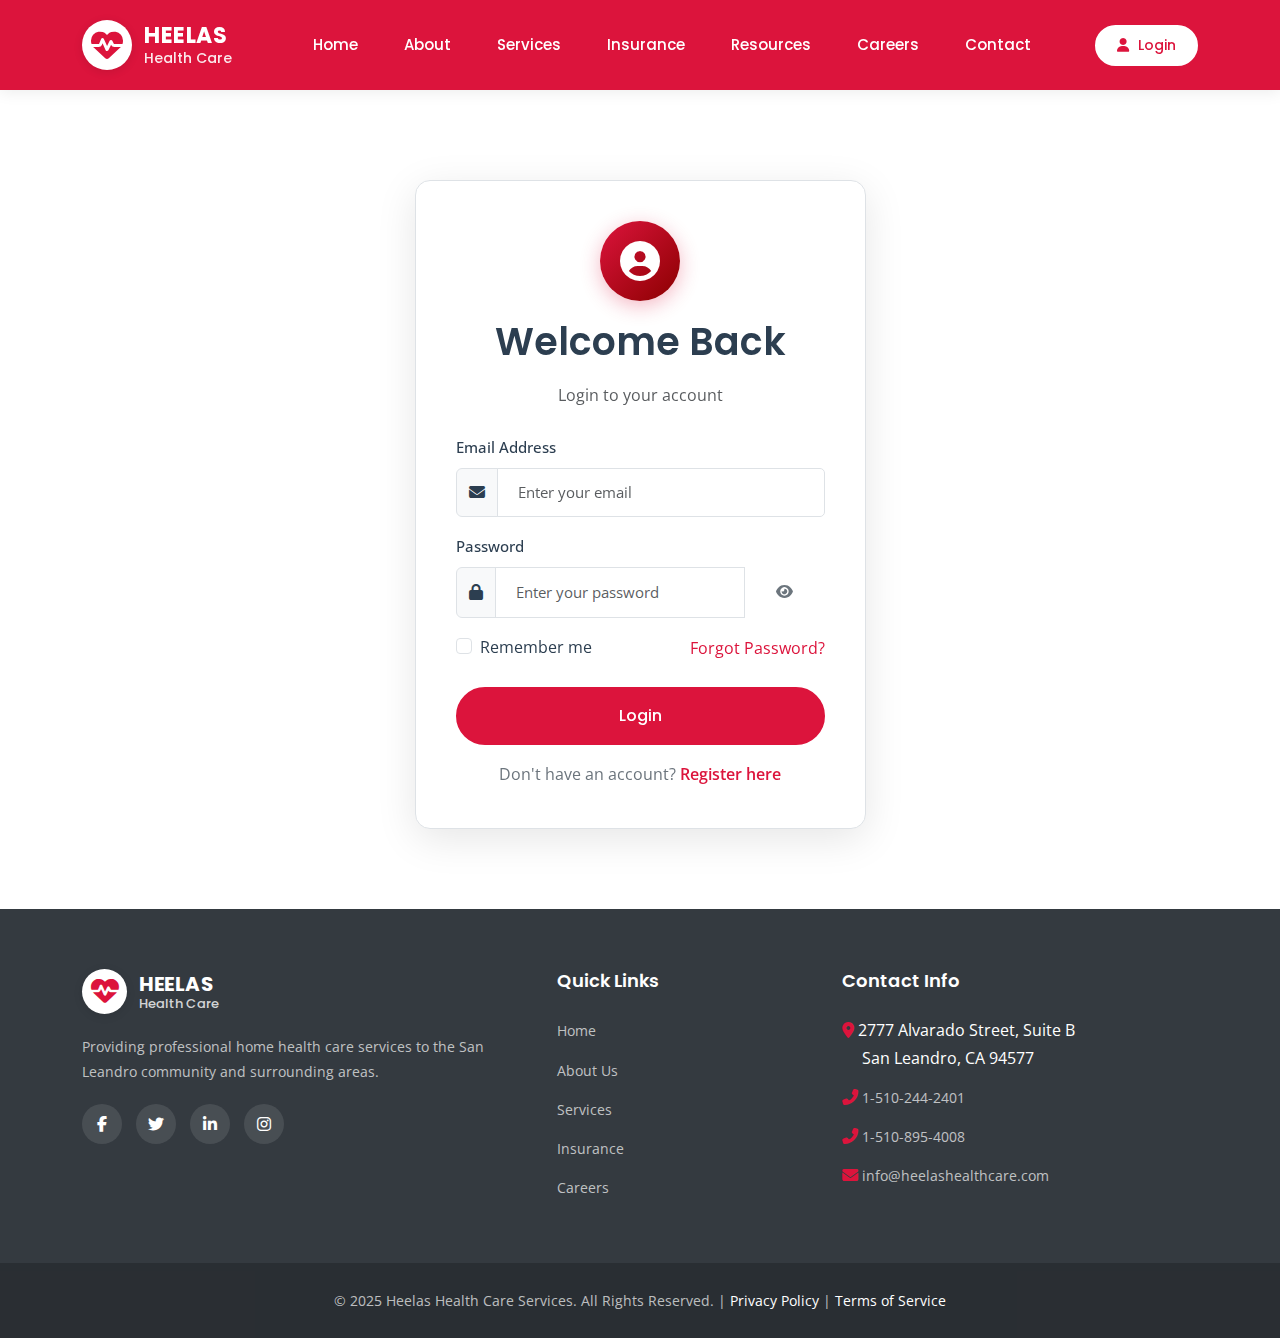
<file: login.html>
<!DOCTYPE html>
<html lang="en">
<head>
    <meta charset="UTF-8">
    <meta name="viewport" content="width=device-width, initial-scale=1.0">
    <meta name="description" content="Login to your Heelas Health Care Services account">
    <title>Login | Heelas Health Care Services</title>

    <!-- Favicon -->
    <link rel="icon" type="image/png" href="assets/images/favicon.png">

    <!-- Google Fonts -->
    <link rel="preconnect" href="https://fonts.googleapis.com">
    <link rel="preconnect" href="https://fonts.gstatic.com" crossorigin>
    <link href="https://fonts.googleapis.com/css2?family=Poppins:wght@400;500;600;700&family=Open+Sans:wght@400;600&display=swap" rel="stylesheet">

    <!-- Bootstrap 5 CSS -->
    <link href="https://cdn.jsdelivr.net/npm/bootstrap@5.3.0/dist/css/bootstrap.min.css" rel="stylesheet">

    <!-- Font Awesome -->
    <link rel="stylesheet" href="https://cdnjs.cloudflare.com/ajax/libs/font-awesome/6.4.0/css/all.min.css">

    <!-- AOS Animation -->
    <link href="https://unpkg.com/aos@2.3.1/dist/aos.css" rel="stylesheet">

    <!-- Custom CSS -->
    <link rel="stylesheet" href="assets/css/style.css">
</head>
<body>

    <!-- NAVIGATION -->
    <nav class="navbar navbar-expand-lg navbar-light fixed-top">
        <div class="container">
            <a class="navbar-brand" href="index.html">
                <i class="fas fa-heartbeat brand-icon"></i>
                <div class="brand-text">
                    <span class="brand-name">Heelas</span>
                    <span class="brand-subtitle">Health Care</span>
                </div>
            </a>

            <div class="d-flex align-items-center order-lg-3">
                <a href="login.html" class="btn btn-login btn-sm d-none d-md-block">
                    <i class="fas fa-user"></i> Login
                </a>
                <button class="navbar-toggler ms-3" type="button" data-bs-toggle="collapse" data-bs-target="#navbarNav">
                    <span class="navbar-toggler-icon"></span>
                </button>
            </div>

            <div class="collapse navbar-collapse order-lg-2" id="navbarNav">
                <ul class="navbar-nav mx-auto">
                    <li class="nav-item">
                        <a class="nav-link" href="index.html">Home</a>
                    </li>
                    <li class="nav-item">
                        <a class="nav-link" href="about.html">About</a>
                    </li>
                    <li class="nav-item">
                        <a class="nav-link" href="services.html">Services</a>
                    </li>
                    <li class="nav-item">
                        <a class="nav-link" href="insurance.html">Insurance</a>
                    </li>
                    <li class="nav-item">
                        <a class="nav-link" href="resources.html">Resources</a>
                    </li>
                    <li class="nav-item">
                        <a class="nav-link" href="careers.html">Careers</a>
                    </li>
                    <li class="nav-item">
                        <a class="nav-link" href="contact-us.html">Contact</a>
                    </li>
                </ul>
            </div>
        </div>
    </nav>

    <!-- LOGIN SECTION -->
    <section class="section-padding">
        <div class="container">
            <div class="row justify-content-center">
                <div class="col-lg-5 col-md-7">
                    <div class="auth-card" data-aos="fade-up">
                        <div class="text-center mb-4">
                            <div class="auth-icon mb-3">
                                <i class="fas fa-user-circle"></i>
                            </div>
                            <h2>Welcome Back</h2>
                            <p class="text-muted">Login to your account</p>
                        </div>

                        <form id="loginForm" class="needs-validation" novalidate>
                            <div class="mb-3">
                                <label for="email" class="form-label">Email Address</label>
                                <div class="input-group">
                                    <span class="input-group-text"><i class="fas fa-envelope"></i></span>
                                    <input type="email" class="form-control" id="email" placeholder="Enter your email" required>
                                </div>
                                <div class="invalid-feedback">Please enter a valid email address.</div>
                            </div>

                            <div class="mb-3">
                                <label for="password" class="form-label">Password</label>
                                <div class="input-group">
                                    <span class="input-group-text"><i class="fas fa-lock"></i></span>
                                    <input type="password" class="form-control" id="password" placeholder="Enter your password" required>
                                    <button class="btn btn-outline-secondary" type="button" id="togglePassword">
                                        <i class="fas fa-eye"></i>
                                    </button>
                                </div>
                                <div class="invalid-feedback">Please enter your password.</div>
                            </div>

                            <div class="d-flex justify-content-between align-items-center mb-4">
                                <div class="form-check">
                                    <input class="form-check-input" type="checkbox" id="rememberMe">
                                    <label class="form-check-label" for="rememberMe">
                                        Remember me
                                    </label>
                                </div>
                                <a href="#" class="text-red">Forgot Password?</a>
                            </div>

                            <button type="submit" class="btn btn-primary w-100 btn-lg mb-3">Login</button>

                            <div class="text-center">
                                <p class="mb-0">Don't have an account? <a href="register.html" class="text-red fw-semibold">Register here</a></p>
                            </div>
                        </form>
                    </div>
                </div>
            </div>
        </div>
    </section>

    <!-- FOOTER -->
    <footer class="footer">
        <div class="container">
            <div class="row g-4">
                <div class="col-lg-5 col-md-6">
                    <a href="index.html" class="footer-logo-link">
                        <i class="fas fa-heartbeat footer-logo-icon"></i>
                        <div class="footer-logo-text">
                            <span class="footer-brand-name">Heelas</span>
                            <span class="footer-brand-subtitle">Health Care</span>
                        </div>
                    </a>
                    <p>Providing professional home health care services to the San Leandro community and surrounding areas.</p>
                    <div class="social-links">
                        <a href="#" aria-label="Facebook"><i class="fab fa-facebook-f"></i></a>
                        <a href="#" aria-label="Twitter"><i class="fab fa-twitter"></i></a>
                        <a href="#" aria-label="LinkedIn"><i class="fab fa-linkedin-in"></i></a>
                        <a href="#" aria-label="Instagram"><i class="fab fa-instagram"></i></a>
                    </div>
                </div>

                <div class="col-lg-3 col-md-6">
                    <h5>Quick Links</h5>
                    <ul>
                        <li><a href="index.html">Home</a></li>
                        <li><a href="about.html">About Us</a></li>
                        <li><a href="services.html">Services</a></li>
                        <li><a href="insurance.html">Insurance</a></li>
                        <li><a href="careers.html">Careers</a></li>
                    </ul>
                </div>

                <div class="col-lg-4 col-md-6">
                    <h5>Contact Info</h5>
                    <ul>
                        <li><i class="fas fa-map-marker-alt text-red"></i> 2777 Alvarado Street, Suite B<br>&nbsp;&nbsp;&nbsp;&nbsp;&nbsp;San Leandro, CA 94577</li>
                        <li><i class="fas fa-phone-alt text-red"></i> <a href="tel:+15102442401">1-510-244-2401</a></li>
                        <li><i class="fas fa-phone-alt text-red"></i> <a href="tel:+15108954008">1-510-895-4008</a></li>
                        <li><i class="fas fa-envelope text-red"></i> <a href="mailto:info@heelashealthcare.com">info@heelashealthcare.com</a></li>
                    </ul>
                </div>
            </div>
        </div>

        <div class="footer-bottom">
            <div class="container">
                <p>&copy; 2025 Heelas Health Care Services. All Rights Reserved. | <a href="privacy-policy.html" class="text-white">Privacy Policy</a> | <a href="terms-conditions.html" class="text-white">Terms of Service</a></p>
            </div>
        </div>
    </footer>

    <!-- Bootstrap 5 JS Bundle -->
    <script src="https://cdn.jsdelivr.net/npm/bootstrap@5.3.0/dist/js/bootstrap.bundle.min.js"></script>

    <!-- AOS Animation -->
    <script src="https://unpkg.com/aos@2.3.1/dist/aos.js"></script>

    <!-- Custom JS -->
    <script src="assets/js/main.js"></script>

    <script>
        // Toggle password visibility
        document.getElementById('togglePassword').addEventListener('click', function() {
            const password = document.getElementById('password');
            const icon = this.querySelector('i');

            if (password.type === 'password') {
                password.type = 'text';
                icon.classList.remove('fa-eye');
                icon.classList.add('fa-eye-slash');
            } else {
                password.type = 'password';
                icon.classList.remove('fa-eye-slash');
                icon.classList.add('fa-eye');
            }
        });

        // Form validation and submission
        document.getElementById('loginForm').addEventListener('submit', function(e) {
            e.preventDefault();

            if (this.checkValidity()) {
                // Simulate login - redirect to profile
                window.location.href = 'profile.html';
            }

            this.classList.add('was-validated');
        });
    </script>
</body>
</html>
</file>
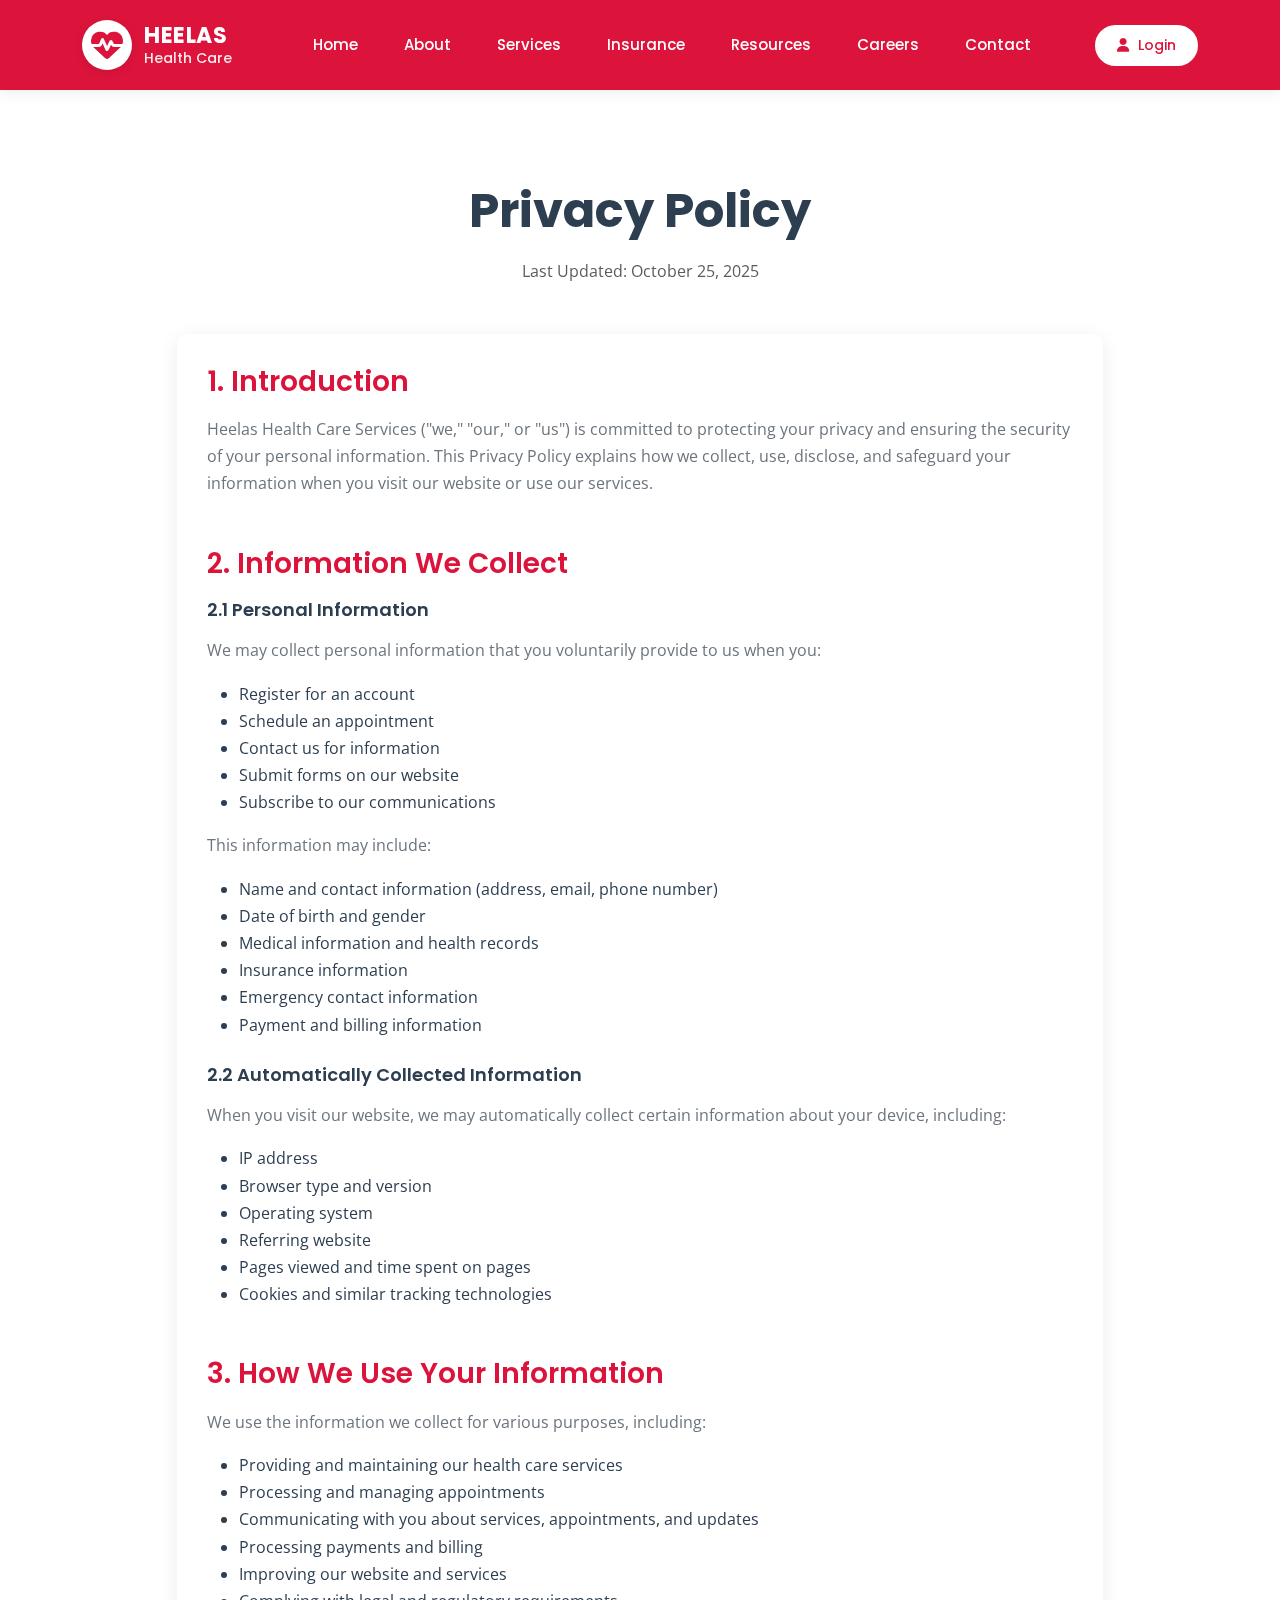
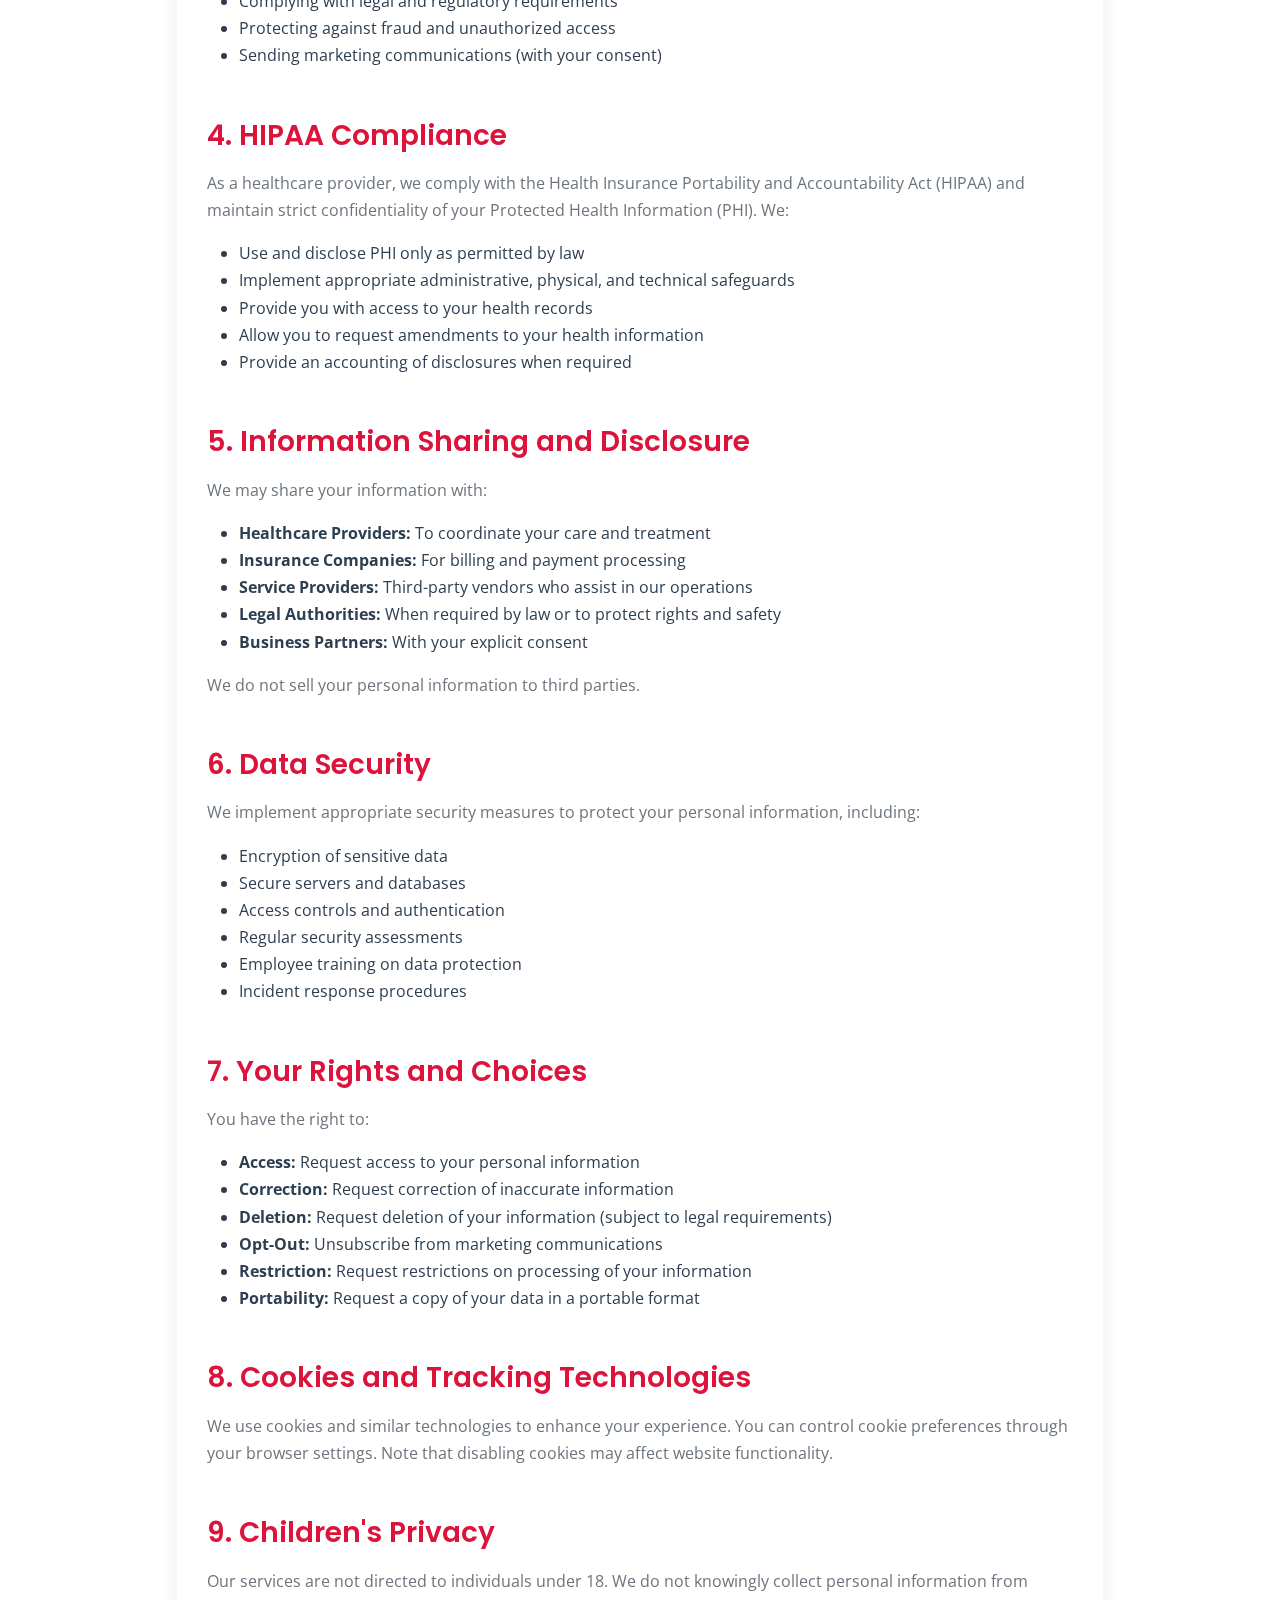
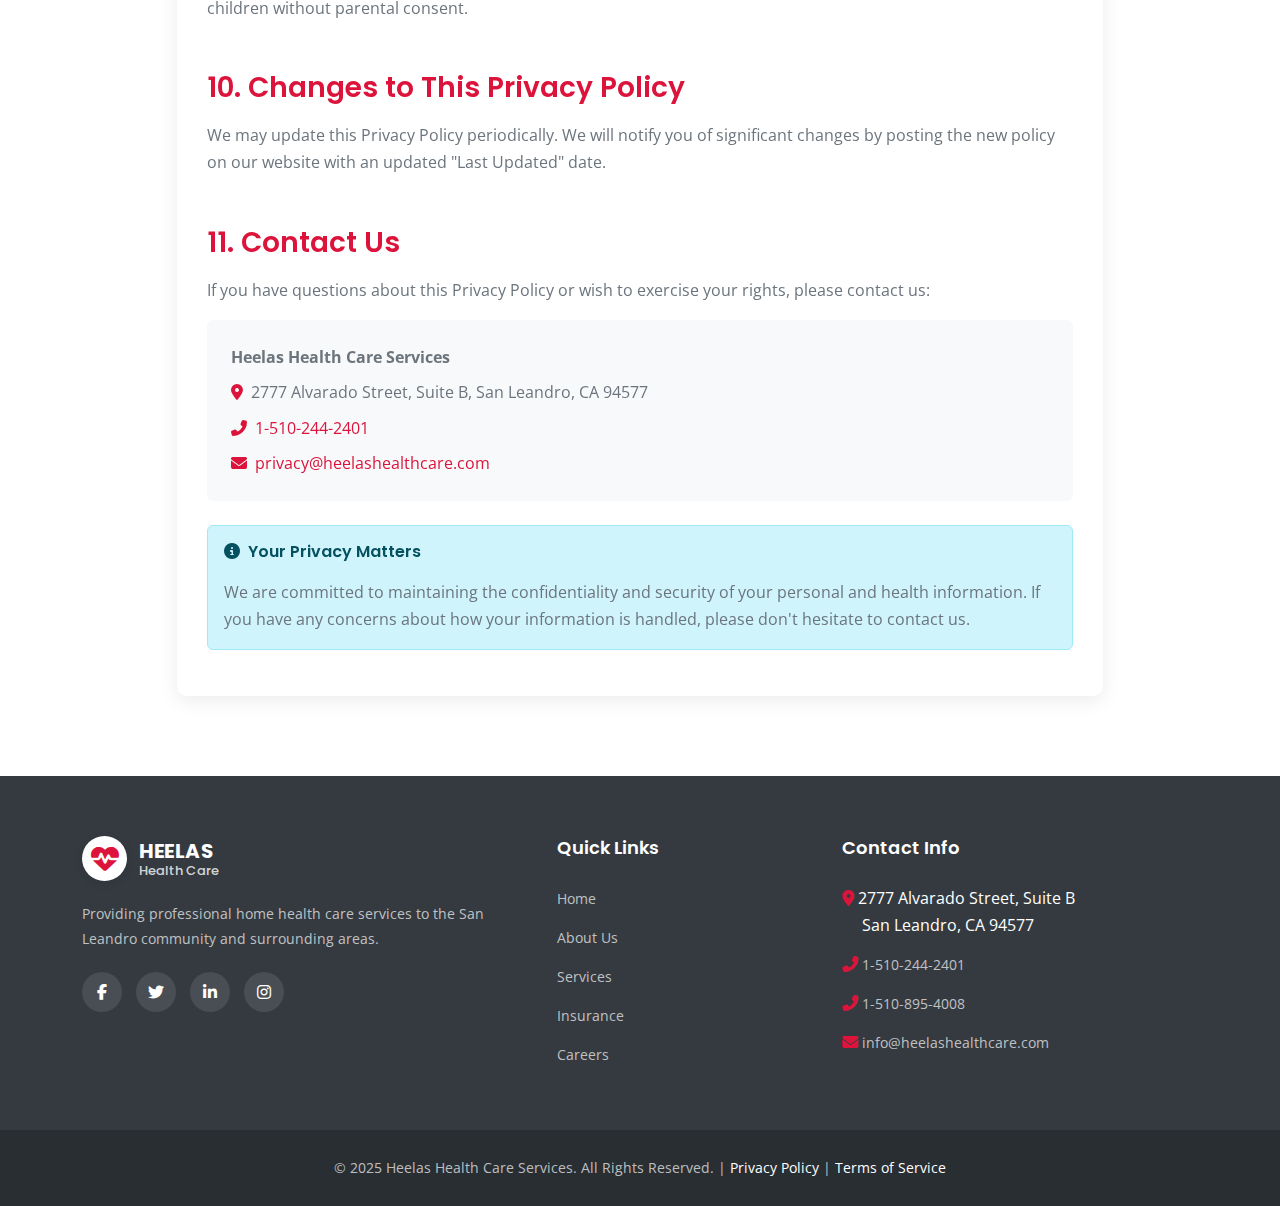
<file: privacy-policy.html>
<!DOCTYPE html>
<html lang="en">
<head>
    <meta charset="UTF-8">
    <meta name="viewport" content="width=device-width, initial-scale=1.0">
    <meta name="description" content="Privacy Policy for Heelas Health Care Services - Learn how we protect your personal information">
    <title>Privacy Policy | Heelas Health Care Services</title>

    <!-- Favicon -->
    <link rel="icon" type="image/png" href="assets/images/favicon.png">

    <!-- Google Fonts -->
    <link rel="preconnect" href="https://fonts.googleapis.com">
    <link rel="preconnect" href="https://fonts.gstatic.com" crossorigin>
    <link href="https://fonts.googleapis.com/css2?family=Poppins:wght@400;500;600;700&family=Open+Sans:wght@400;600&display=swap" rel="stylesheet">

    <!-- Bootstrap 5 CSS -->
    <link href="https://cdn.jsdelivr.net/npm/bootstrap@5.3.0/dist/css/bootstrap.min.css" rel="stylesheet">

    <!-- Font Awesome -->
    <link rel="stylesheet" href="https://cdnjs.cloudflare.com/ajax/libs/font-awesome/6.4.0/css/all.min.css">

    <!-- AOS Animation -->
    <link href="https://unpkg.com/aos@2.3.1/dist/aos.css" rel="stylesheet">

    <!-- Custom CSS -->
    <link rel="stylesheet" href="assets/css/style.css">
</head>
<body>

    <!-- NAVIGATION -->
    <nav class="navbar navbar-expand-lg navbar-light fixed-top">
        <div class="container">
            <a class="navbar-brand" href="index.html">
                <i class="fas fa-heartbeat brand-icon"></i>
                <div class="brand-text">
                    <span class="brand-name">Heelas</span>
                    <span class="brand-subtitle">Health Care</span>
                </div>
            </a>

            <div class="d-flex align-items-center order-lg-3">
                <a href="login.html" class="btn btn-login btn-sm d-none d-md-block">
                    <i class="fas fa-user"></i> Login
                </a>
                <button class="navbar-toggler ms-3" type="button" data-bs-toggle="collapse" data-bs-target="#navbarNav">
                    <span class="navbar-toggler-icon"></span>
                </button>
            </div>

            <div class="collapse navbar-collapse order-lg-2" id="navbarNav">
                <ul class="navbar-nav mx-auto">
                    <li class="nav-item">
                        <a class="nav-link" href="index.html">Home</a>
                    </li>
                    <li class="nav-item">
                        <a class="nav-link" href="about.html">About</a>
                    </li>
                    <li class="nav-item">
                        <a class="nav-link" href="services.html">Services</a>
                    </li>
                    <li class="nav-item">
                        <a class="nav-link" href="insurance.html">Insurance</a>
                    </li>
                    <li class="nav-item">
                        <a class="nav-link" href="resources.html">Resources</a>
                    </li>
                    <li class="nav-item">
                        <a class="nav-link" href="careers.html">Careers</a>
                    </li>
                    <li class="nav-item">
                        <a class="nav-link" href="contact-us.html">Contact</a>
                    </li>
                </ul>
            </div>
        </div>
    </nav>

    <!-- PRIVACY POLICY SECTION -->
    <section class="section-padding">
        <div class="container">
            <div class="row justify-content-center">
                <div class="col-lg-10">
                    <div class="text-center mb-5" data-aos="fade-up">
                        <h1>Privacy Policy</h1>
                        <p class="text-muted">Last Updated: October 25, 2025</p>
                    </div>

                    <div class="custom-card" data-aos="fade-up" data-aos-delay="100">
                        <div class="policy-content">
                            <h3 class="text-red">1. Introduction</h3>
                            <p>Heelas Health Care Services ("we," "our," or "us") is committed to protecting your privacy and ensuring the security of your personal information. This Privacy Policy explains how we collect, use, disclose, and safeguard your information when you visit our website or use our services.</p>

                            <h3 class="text-red mt-5">2. Information We Collect</h3>
                            <h5>2.1 Personal Information</h5>
                            <p>We may collect personal information that you voluntarily provide to us when you:</p>
                            <ul>
                                <li>Register for an account</li>
                                <li>Schedule an appointment</li>
                                <li>Contact us for information</li>
                                <li>Submit forms on our website</li>
                                <li>Subscribe to our communications</li>
                            </ul>
                            <p>This information may include:</p>
                            <ul>
                                <li>Name and contact information (address, email, phone number)</li>
                                <li>Date of birth and gender</li>
                                <li>Medical information and health records</li>
                                <li>Insurance information</li>
                                <li>Emergency contact information</li>
                                <li>Payment and billing information</li>
                            </ul>

                            <h5 class="mt-4">2.2 Automatically Collected Information</h5>
                            <p>When you visit our website, we may automatically collect certain information about your device, including:</p>
                            <ul>
                                <li>IP address</li>
                                <li>Browser type and version</li>
                                <li>Operating system</li>
                                <li>Referring website</li>
                                <li>Pages viewed and time spent on pages</li>
                                <li>Cookies and similar tracking technologies</li>
                            </ul>

                            <h3 class="text-red mt-5">3. How We Use Your Information</h3>
                            <p>We use the information we collect for various purposes, including:</p>
                            <ul>
                                <li>Providing and maintaining our health care services</li>
                                <li>Processing and managing appointments</li>
                                <li>Communicating with you about services, appointments, and updates</li>
                                <li>Processing payments and billing</li>
                                <li>Improving our website and services</li>
                                <li>Complying with legal and regulatory requirements</li>
                                <li>Protecting against fraud and unauthorized access</li>
                                <li>Sending marketing communications (with your consent)</li>
                            </ul>

                            <h3 class="text-red mt-5">4. HIPAA Compliance</h3>
                            <p>As a healthcare provider, we comply with the Health Insurance Portability and Accountability Act (HIPAA) and maintain strict confidentiality of your Protected Health Information (PHI). We:</p>
                            <ul>
                                <li>Use and disclose PHI only as permitted by law</li>
                                <li>Implement appropriate administrative, physical, and technical safeguards</li>
                                <li>Provide you with access to your health records</li>
                                <li>Allow you to request amendments to your health information</li>
                                <li>Provide an accounting of disclosures when required</li>
                            </ul>

                            <h3 class="text-red mt-5">5. Information Sharing and Disclosure</h3>
                            <p>We may share your information with:</p>
                            <ul>
                                <li><strong>Healthcare Providers:</strong> To coordinate your care and treatment</li>
                                <li><strong>Insurance Companies:</strong> For billing and payment processing</li>
                                <li><strong>Service Providers:</strong> Third-party vendors who assist in our operations</li>
                                <li><strong>Legal Authorities:</strong> When required by law or to protect rights and safety</li>
                                <li><strong>Business Partners:</strong> With your explicit consent</li>
                            </ul>
                            <p>We do not sell your personal information to third parties.</p>

                            <h3 class="text-red mt-5">6. Data Security</h3>
                            <p>We implement appropriate security measures to protect your personal information, including:</p>
                            <ul>
                                <li>Encryption of sensitive data</li>
                                <li>Secure servers and databases</li>
                                <li>Access controls and authentication</li>
                                <li>Regular security assessments</li>
                                <li>Employee training on data protection</li>
                                <li>Incident response procedures</li>
                            </ul>

                            <h3 class="text-red mt-5">7. Your Rights and Choices</h3>
                            <p>You have the right to:</p>
                            <ul>
                                <li><strong>Access:</strong> Request access to your personal information</li>
                                <li><strong>Correction:</strong> Request correction of inaccurate information</li>
                                <li><strong>Deletion:</strong> Request deletion of your information (subject to legal requirements)</li>
                                <li><strong>Opt-Out:</strong> Unsubscribe from marketing communications</li>
                                <li><strong>Restriction:</strong> Request restrictions on processing of your information</li>
                                <li><strong>Portability:</strong> Request a copy of your data in a portable format</li>
                            </ul>

                            <h3 class="text-red mt-5">8. Cookies and Tracking Technologies</h3>
                            <p>We use cookies and similar technologies to enhance your experience. You can control cookie preferences through your browser settings. Note that disabling cookies may affect website functionality.</p>

                            <h3 class="text-red mt-5">9. Children's Privacy</h3>
                            <p>Our services are not directed to individuals under 18. We do not knowingly collect personal information from children without parental consent.</p>

                            <h3 class="text-red mt-5">10. Changes to This Privacy Policy</h3>
                            <p>We may update this Privacy Policy periodically. We will notify you of significant changes by posting the new policy on our website with an updated "Last Updated" date.</p>

                            <h3 class="text-red mt-5">11. Contact Us</h3>
                            <p>If you have questions about this Privacy Policy or wish to exercise your rights, please contact us:</p>
                            <div class="contact-info-box mt-3 p-4 bg-light rounded">
                                <p class="mb-2"><strong>Heelas Health Care Services</strong></p>
                                <p class="mb-2"><i class="fas fa-map-marker-alt text-red me-2"></i>2777 Alvarado Street, Suite B, San Leandro, CA 94577</p>
                                <p class="mb-2"><i class="fas fa-phone-alt text-red me-2"></i><a href="tel:+15102442401">1-510-244-2401</a></p>
                                <p class="mb-0"><i class="fas fa-envelope text-red me-2"></i><a href="mailto:privacy@heelashealthcare.com">privacy@heelashealthcare.com</a></p>
                            </div>

                            <div class="alert alert-info mt-4">
                                <h6 class="alert-heading"><i class="fas fa-info-circle me-2"></i>Your Privacy Matters</h6>
                                <p class="mb-0">We are committed to maintaining the confidentiality and security of your personal and health information. If you have any concerns about how your information is handled, please don't hesitate to contact us.</p>
                            </div>
                        </div>
                    </div>
                </div>
            </div>
        </div>
    </section>

    <!-- FOOTER -->
    <footer class="footer">
        <div class="container">
            <div class="row g-4">
                <div class="col-lg-5 col-md-6">
                    <a href="index.html" class="footer-logo-link">
                        <i class="fas fa-heartbeat footer-logo-icon"></i>
                        <div class="footer-logo-text">
                            <span class="footer-brand-name">Heelas</span>
                            <span class="footer-brand-subtitle">Health Care</span>
                        </div>
                    </a>
                    <p>Providing professional home health care services to the San Leandro community and surrounding areas.</p>
                    <div class="social-links">
                        <a href="#" aria-label="Facebook"><i class="fab fa-facebook-f"></i></a>
                        <a href="#" aria-label="Twitter"><i class="fab fa-twitter"></i></a>
                        <a href="#" aria-label="LinkedIn"><i class="fab fa-linkedin-in"></i></a>
                        <a href="#" aria-label="Instagram"><i class="fab fa-instagram"></i></a>
                    </div>
                </div>

                <div class="col-lg-3 col-md-6">
                    <h5>Quick Links</h5>
                    <ul>
                        <li><a href="index.html">Home</a></li>
                        <li><a href="about.html">About Us</a></li>
                        <li><a href="services.html">Services</a></li>
                        <li><a href="insurance.html">Insurance</a></li>
                        <li><a href="careers.html">Careers</a></li>
                    </ul>
                </div>

                <div class="col-lg-4 col-md-6">
                    <h5>Contact Info</h5>
                    <ul>
                        <li><i class="fas fa-map-marker-alt text-red"></i> 2777 Alvarado Street, Suite B<br>&nbsp;&nbsp;&nbsp;&nbsp;&nbsp;San Leandro, CA 94577</li>
                        <li><i class="fas fa-phone-alt text-red"></i> <a href="tel:+15102442401">1-510-244-2401</a></li>
                        <li><i class="fas fa-phone-alt text-red"></i> <a href="tel:+15108954008">1-510-895-4008</a></li>
                        <li><i class="fas fa-envelope text-red"></i> <a href="mailto:info@heelashealthcare.com">info@heelashealthcare.com</a></li>
                    </ul>
                </div>
            </div>
        </div>

        <div class="footer-bottom">
            <div class="container">
                <p>&copy; 2025 Heelas Health Care Services. All Rights Reserved. | <a href="privacy-policy.html" class="text-white">Privacy Policy</a> | <a href="terms-conditions.html" class="text-white">Terms of Service</a></p>
            </div>
        </div>
    </footer>

    <!-- Bootstrap 5 JS Bundle -->
    <script src="https://cdn.jsdelivr.net/npm/bootstrap@5.3.0/dist/js/bootstrap.bundle.min.js"></script>

    <!-- AOS Animation -->
    <script src="https://unpkg.com/aos@2.3.1/dist/aos.js"></script>

    <!-- Custom JS -->
    <script src="assets/js/main.js"></script>
</body>
</html>
</file>
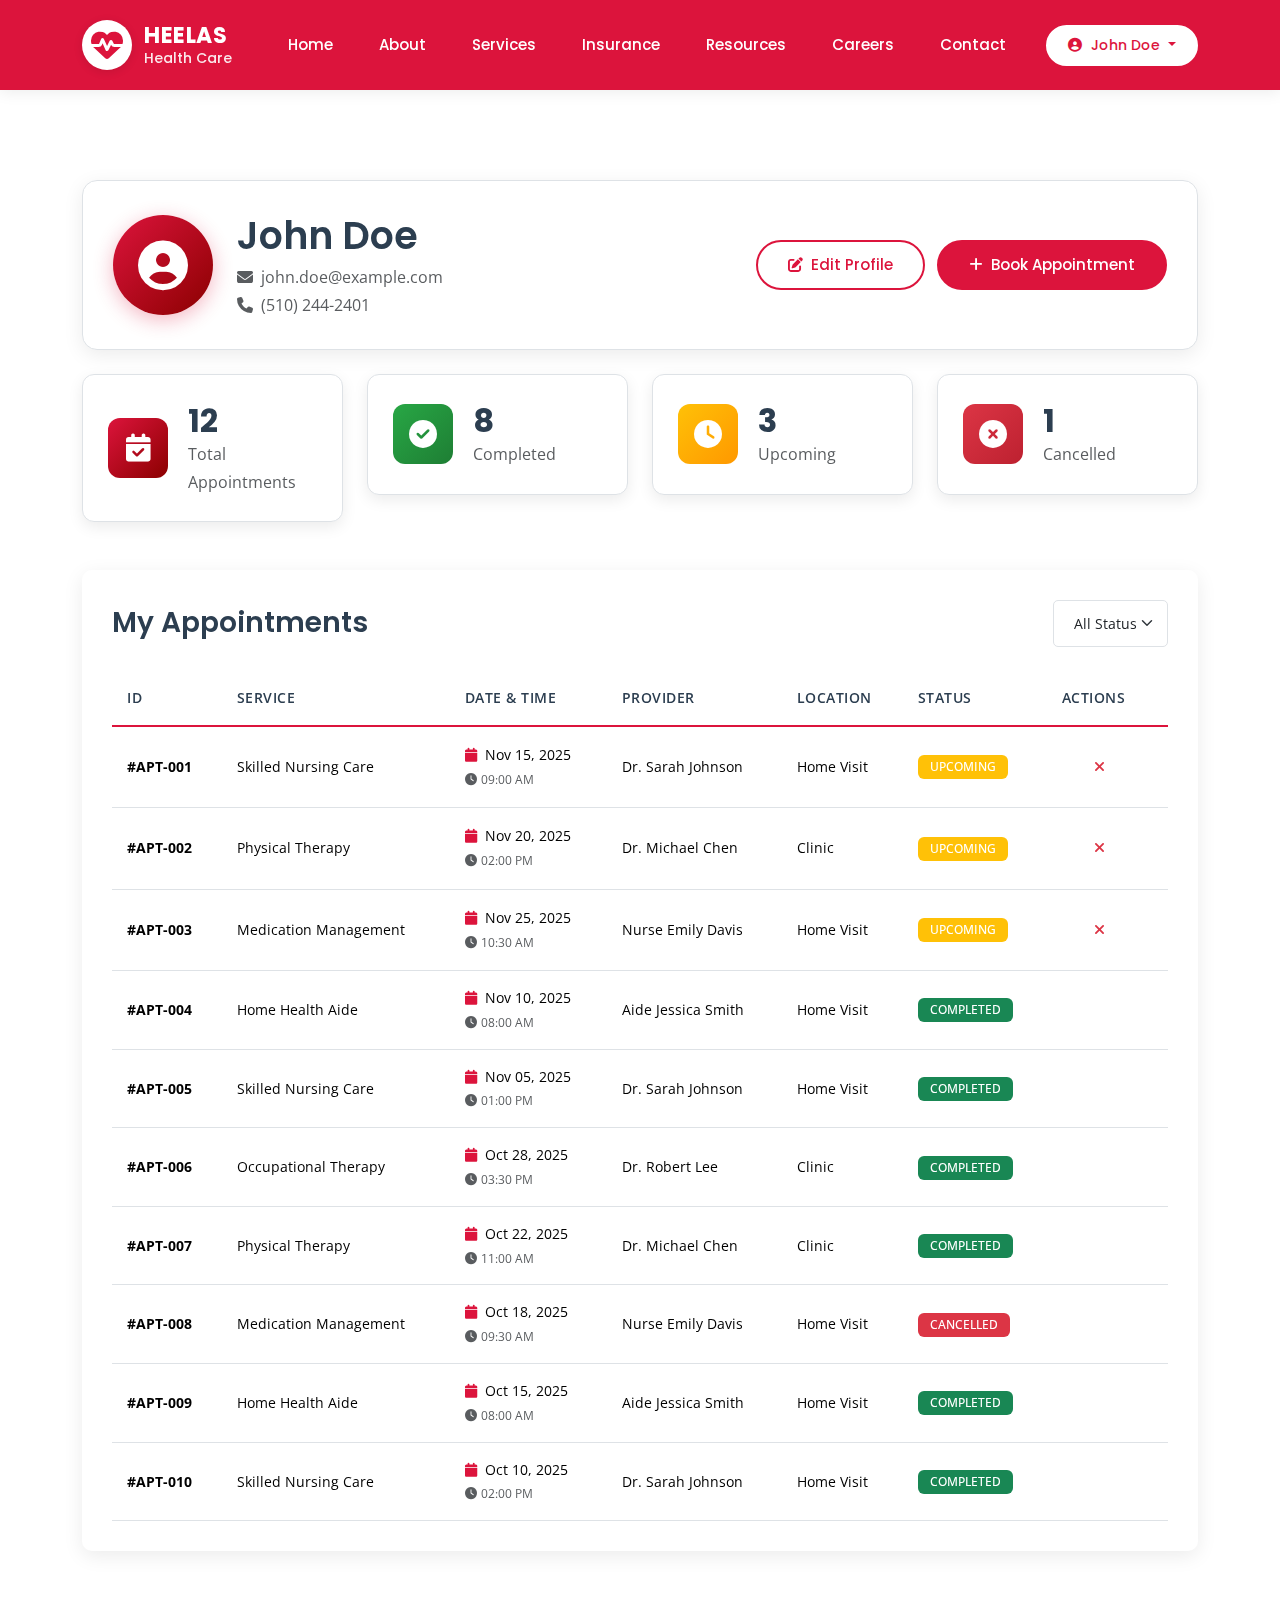
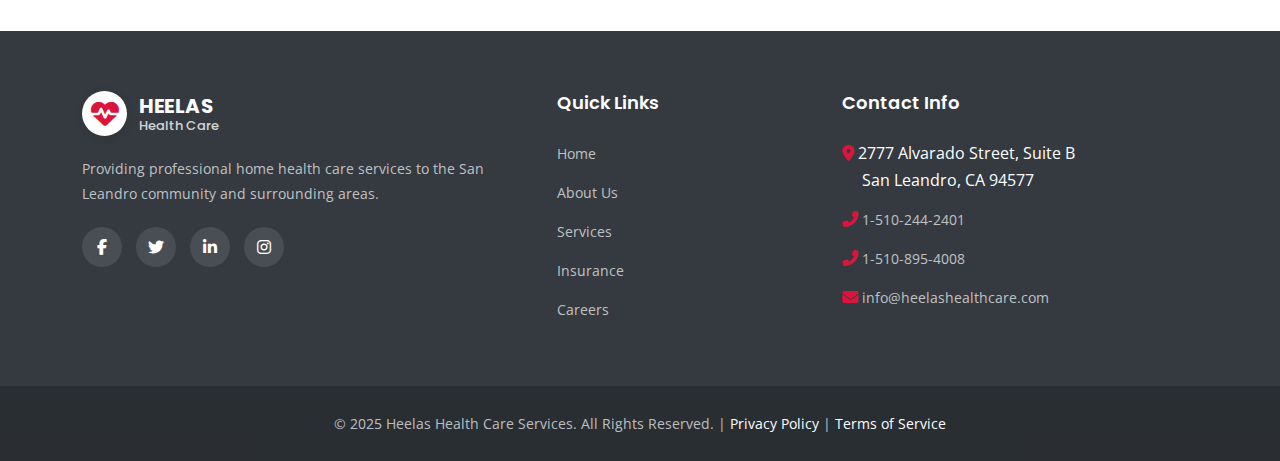
<file: profile.html>
<!DOCTYPE html>
<html lang="en">
<head>
    <meta charset="UTF-8">
    <meta name="viewport" content="width=device-width, initial-scale=1.0">
    <meta name="description" content="Manage your Heelas Health Care Services account and appointments">
    <title>My Profile | Heelas Health Care Services</title>

    <!-- Favicon -->
    <link rel="icon" type="image/png" href="assets/images/favicon.png">

    <!-- Google Fonts -->
    <link rel="preconnect" href="https://fonts.googleapis.com">
    <link rel="preconnect" href="https://fonts.gstatic.com" crossorigin>
    <link href="https://fonts.googleapis.com/css2?family=Poppins:wght@400;500;600;700&family=Open+Sans:wght@400;600&display=swap" rel="stylesheet">

    <!-- Bootstrap 5 CSS -->
    <link href="https://cdn.jsdelivr.net/npm/bootstrap@5.3.0/dist/css/bootstrap.min.css" rel="stylesheet">

    <!-- Font Awesome -->
    <link rel="stylesheet" href="https://cdnjs.cloudflare.com/ajax/libs/font-awesome/6.4.0/css/all.min.css">

    <!-- AOS Animation -->
    <link href="https://unpkg.com/aos@2.3.1/dist/aos.css" rel="stylesheet">

    <!-- Custom CSS -->
    <link rel="stylesheet" href="assets/css/style.css">
</head>
<body>

    <!-- NAVIGATION -->
    <nav class="navbar navbar-expand-lg navbar-light fixed-top">
        <div class="container">
            <a class="navbar-brand" href="index.html">
                <i class="fas fa-heartbeat brand-icon"></i>
                <div class="brand-text">
                    <span class="brand-name">Heelas</span>
                    <span class="brand-subtitle">Health Care</span>
                </div>
            </a>

            <div class="d-flex align-items-center order-lg-3">
                <div class="dropdown">
                    <button class="btn btn-login btn-sm dropdown-toggle" type="button" id="userDropdown" data-bs-toggle="dropdown">
                        <i class="fas fa-user-circle"></i> John Doe
                    </button>
                    <ul class="dropdown-menu dropdown-menu-end">
                        <li><a class="dropdown-item" href="profile.html"><i class="fas fa-user me-2"></i>My Profile</a></li>
                        <li><a class="dropdown-item" href="#appointments"><i class="fas fa-calendar-check me-2"></i>My Appointments</a></li>
                        <li><hr class="dropdown-divider"></li>
                        <li><a class="dropdown-item text-danger" href="index.html"><i class="fas fa-sign-out-alt me-2"></i>Logout</a></li>
                    </ul>
                </div>
                <button class="navbar-toggler ms-3" type="button" data-bs-toggle="collapse" data-bs-target="#navbarNav">
                    <span class="navbar-toggler-icon"></span>
                </button>
            </div>

            <div class="collapse navbar-collapse order-lg-2" id="navbarNav">
                <ul class="navbar-nav mx-auto">
                    <li class="nav-item">
                        <a class="nav-link" href="index.html">Home</a>
                    </li>
                    <li class="nav-item">
                        <a class="nav-link" href="about.html">About</a>
                    </li>
                    <li class="nav-item">
                        <a class="nav-link" href="services.html">Services</a>
                    </li>
                    <li class="nav-item">
                        <a class="nav-link" href="insurance.html">Insurance</a>
                    </li>
                    <li class="nav-item">
                        <a class="nav-link" href="resources.html">Resources</a>
                    </li>
                    <li class="nav-item">
                        <a class="nav-link" href="careers.html">Careers</a>
                    </li>
                    <li class="nav-item">
                        <a class="nav-link" href="contact-us.html">Contact</a>
                    </li>
                </ul>
            </div>
        </div>
    </nav>

    <!-- PROFILE SECTION -->
    <section class="section-padding">
        <div class="container">
            <!-- Profile Header -->
            <div class="row mb-4">
                <div class="col-12">
                    <div class="profile-header" data-aos="fade-up">
                        <div class="d-flex align-items-center">
                            <div class="profile-avatar">
                                <i class="fas fa-user-circle"></i>
                            </div>
                            <div class="ms-4">
                                <h2 class="mb-1">John Doe</h2>
                                <p class="text-muted mb-0"><i class="fas fa-envelope me-2"></i>john.doe@example.com</p>
                                <p class="text-muted mb-0"><i class="fas fa-phone me-2"></i>(510) 244-2401</p>
                            </div>
                            <div class="ms-auto">
                                <a href="edit-profile.html" class="btn btn-outline-primary me-2"><i class="fas fa-edit me-2"></i>Edit Profile</a>
                                <a href="book-appointment.html" class="btn btn-primary"><i class="fas fa-plus me-2"></i>Book Appointment</a>
                            </div>
                        </div>
                    </div>
                </div>
            </div>

            <!-- Stats Cards -->
            <div class="row g-4 mb-5">
                <div class="col-lg-3 col-md-6" data-aos="fade-up" data-aos-delay="100">
                    <div class="stat-card">
                        <div class="stat-icon bg-primary">
                            <i class="fas fa-calendar-check"></i>
                        </div>
                        <div>
                            <h3 class="mb-0">12</h3>
                            <p class="text-muted mb-0">Total Appointments</p>
                        </div>
                    </div>
                </div>

                <div class="col-lg-3 col-md-6" data-aos="fade-up" data-aos-delay="200">
                    <div class="stat-card">
                        <div class="stat-icon bg-success">
                            <i class="fas fa-check-circle"></i>
                        </div>
                        <div>
                            <h3 class="mb-0">8</h3>
                            <p class="text-muted mb-0">Completed</p>
                        </div>
                    </div>
                </div>

                <div class="col-lg-3 col-md-6" data-aos="fade-up" data-aos-delay="300">
                    <div class="stat-card">
                        <div class="stat-icon bg-warning">
                            <i class="fas fa-clock"></i>
                        </div>
                        <div>
                            <h3 class="mb-0">3</h3>
                            <p class="text-muted mb-0">Upcoming</p>
                        </div>
                    </div>
                </div>

                <div class="col-lg-3 col-md-6" data-aos="fade-up" data-aos-delay="400">
                    <div class="stat-card">
                        <div class="stat-icon bg-danger">
                            <i class="fas fa-times-circle"></i>
                        </div>
                        <div>
                            <h3 class="mb-0">1</h3>
                            <p class="text-muted mb-0">Cancelled</p>
                        </div>
                    </div>
                </div>
            </div>

            <!-- Appointments Table -->
            <div class="row" id="appointments">
                <div class="col-12" data-aos="fade-up">
                    <div class="custom-card">
                        <div class="d-flex justify-content-between align-items-center mb-4">
                            <h3 class="mb-0">My Appointments</h3>
                            <div>
                                <select class="form-select form-select-sm" id="filterStatus">
                                    <option value="all">All Status</option>
                                    <option value="upcoming">Upcoming</option>
                                    <option value="completed">Completed</option>
                                    <option value="cancelled">Cancelled</option>
                                </select>
                            </div>
                        </div>

                        <div class="table-responsive">
                            <table class="table table-hover appointments-table">
                                <thead>
                                    <tr>
                                        <th>ID</th>
                                        <th>Service</th>
                                        <th>Date & Time</th>
                                        <th>Provider</th>
                                        <th>Location</th>
                                        <th>Status</th>
                                        <th>Actions</th>
                                    </tr>
                                </thead>
                                <tbody>
                                    <tr>
                                        <td><strong>#APT-001</strong></td>
                                        <td>Skilled Nursing Care</td>
                                        <td>
                                            <i class="fas fa-calendar text-red me-2"></i>Nov 15, 2025<br>
                                            <small class="text-muted"><i class="fas fa-clock me-1"></i>09:00 AM</small>
                                        </td>
                                        <td>Dr. Sarah Johnson</td>
                                        <td>Home Visit</td>
                                        <td><span class="badge bg-warning">Upcoming</span></td>
                                        <td>
                                            <button class="btn btn-sm btn-outline-danger" title="Cancel"><i class="fas fa-times"></i></button>
                                        </td>
                                    </tr>
                                    <tr>
                                        <td><strong>#APT-002</strong></td>
                                        <td>Physical Therapy</td>
                                        <td>
                                            <i class="fas fa-calendar text-red me-2"></i>Nov 20, 2025<br>
                                            <small class="text-muted"><i class="fas fa-clock me-1"></i>02:00 PM</small>
                                        </td>
                                        <td>Dr. Michael Chen</td>
                                        <td>Clinic</td>
                                        <td><span class="badge bg-warning">Upcoming</span></td>
                                        <td>
                                            <button class="btn btn-sm btn-outline-danger" title="Cancel"><i class="fas fa-times"></i></button>
                                        </td>
                                    </tr>
                                    <tr>
                                        <td><strong>#APT-003</strong></td>
                                        <td>Medication Management</td>
                                        <td>
                                            <i class="fas fa-calendar text-red me-2"></i>Nov 25, 2025<br>
                                            <small class="text-muted"><i class="fas fa-clock me-1"></i>10:30 AM</small>
                                        </td>
                                        <td>Nurse Emily Davis</td>
                                        <td>Home Visit</td>
                                        <td><span class="badge bg-warning">Upcoming</span></td>
                                        <td>
                                            <button class="btn btn-sm btn-outline-danger" title="Cancel"><i class="fas fa-times"></i></button>
                                        </td>
                                    </tr>
                                    <tr>
                                        <td><strong>#APT-004</strong></td>
                                        <td>Home Health Aide</td>
                                        <td>
                                            <i class="fas fa-calendar text-red me-2"></i>Nov 10, 2025<br>
                                            <small class="text-muted"><i class="fas fa-clock me-1"></i>08:00 AM</small>
                                        </td>
                                        <td>Aide Jessica Smith</td>
                                        <td>Home Visit</td>
                                        <td><span class="badge bg-success">Completed</span></td>
                                        <td>
                                            
                                        </td>
                                    </tr>
                                    <tr>
                                        <td><strong>#APT-005</strong></td>
                                        <td>Skilled Nursing Care</td>
                                        <td>
                                            <i class="fas fa-calendar text-red me-2"></i>Nov 05, 2025<br>
                                            <small class="text-muted"><i class="fas fa-clock me-1"></i>01:00 PM</small>
                                        </td>
                                        <td>Dr. Sarah Johnson</td>
                                        <td>Home Visit</td>
                                        <td><span class="badge bg-success">Completed</span></td>
                                        <td>
                                            
                                        </td>
                                    </tr>
                                    <tr>
                                        <td><strong>#APT-006</strong></td>
                                        <td>Occupational Therapy</td>
                                        <td>
                                            <i class="fas fa-calendar text-red me-2"></i>Oct 28, 2025<br>
                                            <small class="text-muted"><i class="fas fa-clock me-1"></i>03:30 PM</small>
                                        </td>
                                        <td>Dr. Robert Lee</td>
                                        <td>Clinic</td>
                                        <td><span class="badge bg-success">Completed</span></td>
                                        <td>
                                            
                                        </td>
                                    </tr>
                                    <tr>
                                        <td><strong>#APT-007</strong></td>
                                        <td>Physical Therapy</td>
                                        <td>
                                            <i class="fas fa-calendar text-red me-2"></i>Oct 22, 2025<br>
                                            <small class="text-muted"><i class="fas fa-clock me-1"></i>11:00 AM</small>
                                        </td>
                                        <td>Dr. Michael Chen</td>
                                        <td>Clinic</td>
                                        <td><span class="badge bg-success">Completed</span></td>
                                        <td>
                                            
                                        </td>
                                    </tr>
                                    <tr>
                                        <td><strong>#APT-008</strong></td>
                                        <td>Medication Management</td>
                                        <td>
                                            <i class="fas fa-calendar text-red me-2"></i>Oct 18, 2025<br>
                                            <small class="text-muted"><i class="fas fa-clock me-1"></i>09:30 AM</small>
                                        </td>
                                        <td>Nurse Emily Davis</td>
                                        <td>Home Visit</td>
                                        <td><span class="badge bg-danger">Cancelled</span></td>
                                        <td>
                                            
                                        </td>
                                    </tr>
                                    <tr>
                                        <td><strong>#APT-009</strong></td>
                                        <td>Home Health Aide</td>
                                        <td>
                                            <i class="fas fa-calendar text-red me-2"></i>Oct 15, 2025<br>
                                            <small class="text-muted"><i class="fas fa-clock me-1"></i>08:00 AM</small>
                                        </td>
                                        <td>Aide Jessica Smith</td>
                                        <td>Home Visit</td>
                                        <td><span class="badge bg-success">Completed</span></td>
                                        <td>
                                            
                                        </td>
                                    </tr>
                                    <tr>
                                        <td><strong>#APT-010</strong></td>
                                        <td>Skilled Nursing Care</td>
                                        <td>
                                            <i class="fas fa-calendar text-red me-2"></i>Oct 10, 2025<br>
                                            <small class="text-muted"><i class="fas fa-clock me-1"></i>02:00 PM</small>
                                        </td>
                                        <td>Dr. Sarah Johnson</td>
                                        <td>Home Visit</td>
                                        <td><span class="badge bg-success">Completed</span></td>
                                        <td>
                                            
                                        </td>
                                    </tr>
                                </tbody>
                            </table>
                        </div>
                    </div>
                </div>
            </div>
        </div>
    </section>

    <!-- FOOTER -->
    <footer class="footer">
        <div class="container">
            <div class="row g-4">
                <div class="col-lg-5 col-md-6">
                    <a href="index.html" class="footer-logo-link">
                        <i class="fas fa-heartbeat footer-logo-icon"></i>
                        <div class="footer-logo-text">
                            <span class="footer-brand-name">Heelas</span>
                            <span class="footer-brand-subtitle">Health Care</span>
                        </div>
                    </a>
                    <p>Providing professional home health care services to the San Leandro community and surrounding areas.</p>
                    <div class="social-links">
                        <a href="#" aria-label="Facebook"><i class="fab fa-facebook-f"></i></a>
                        <a href="#" aria-label="Twitter"><i class="fab fa-twitter"></i></a>
                        <a href="#" aria-label="LinkedIn"><i class="fab fa-linkedin-in"></i></a>
                        <a href="#" aria-label="Instagram"><i class="fab fa-instagram"></i></a>
                    </div>
                </div>

                <div class="col-lg-3 col-md-6">
                    <h5>Quick Links</h5>
                    <ul>
                        <li><a href="index.html">Home</a></li>
                        <li><a href="about.html">About Us</a></li>
                        <li><a href="services.html">Services</a></li>
                        <li><a href="insurance.html">Insurance</a></li>
                        <li><a href="careers.html">Careers</a></li>
                    </ul>
                </div>

                <div class="col-lg-4 col-md-6">
                    <h5>Contact Info</h5>
                    <ul>
                        <li><i class="fas fa-map-marker-alt text-red"></i> 2777 Alvarado Street, Suite B<br>&nbsp;&nbsp;&nbsp;&nbsp;&nbsp;San Leandro, CA 94577</li>
                        <li><i class="fas fa-phone-alt text-red"></i> <a href="tel:+15102442401">1-510-244-2401</a></li>
                        <li><i class="fas fa-phone-alt text-red"></i> <a href="tel:+15108954008">1-510-895-4008</a></li>
                        <li><i class="fas fa-envelope text-red"></i> <a href="mailto:info@heelashealthcare.com">info@heelashealthcare.com</a></li>
                    </ul>
                </div>
            </div>
        </div>

        <div class="footer-bottom">
            <div class="container">
                <p>&copy; 2025 Heelas Health Care Services. All Rights Reserved. | <a href="privacy-policy.html" class="text-white">Privacy Policy</a> | <a href="terms-conditions.html" class="text-white">Terms of Service</a></p>
            </div>
        </div>
    </footer>

    <!-- Bootstrap 5 JS Bundle -->
    <script src="https://cdn.jsdelivr.net/npm/bootstrap@5.3.0/dist/js/bootstrap.bundle.min.js"></script>

    <!-- AOS Animation -->
    <script src="https://unpkg.com/aos@2.3.1/dist/aos.js"></script>

    <!-- Custom JS -->
    <script src="assets/js/main.js"></script>

    <script>
        // Filter appointments by status
        document.getElementById('filterStatus').addEventListener('change', function() {
            const filterValue = this.value.toLowerCase();
            const rows = document.querySelectorAll('.appointments-table tbody tr');

            rows.forEach(row => {
                const statusBadge = row.querySelector('.badge');
                const status = statusBadge.textContent.toLowerCase();

                if (filterValue === 'all' || status === filterValue) {
                    row.style.display = '';
                } else {
                    row.style.display = 'none';
                }
            });
        });
    </script>
</body>
</html>
</file>
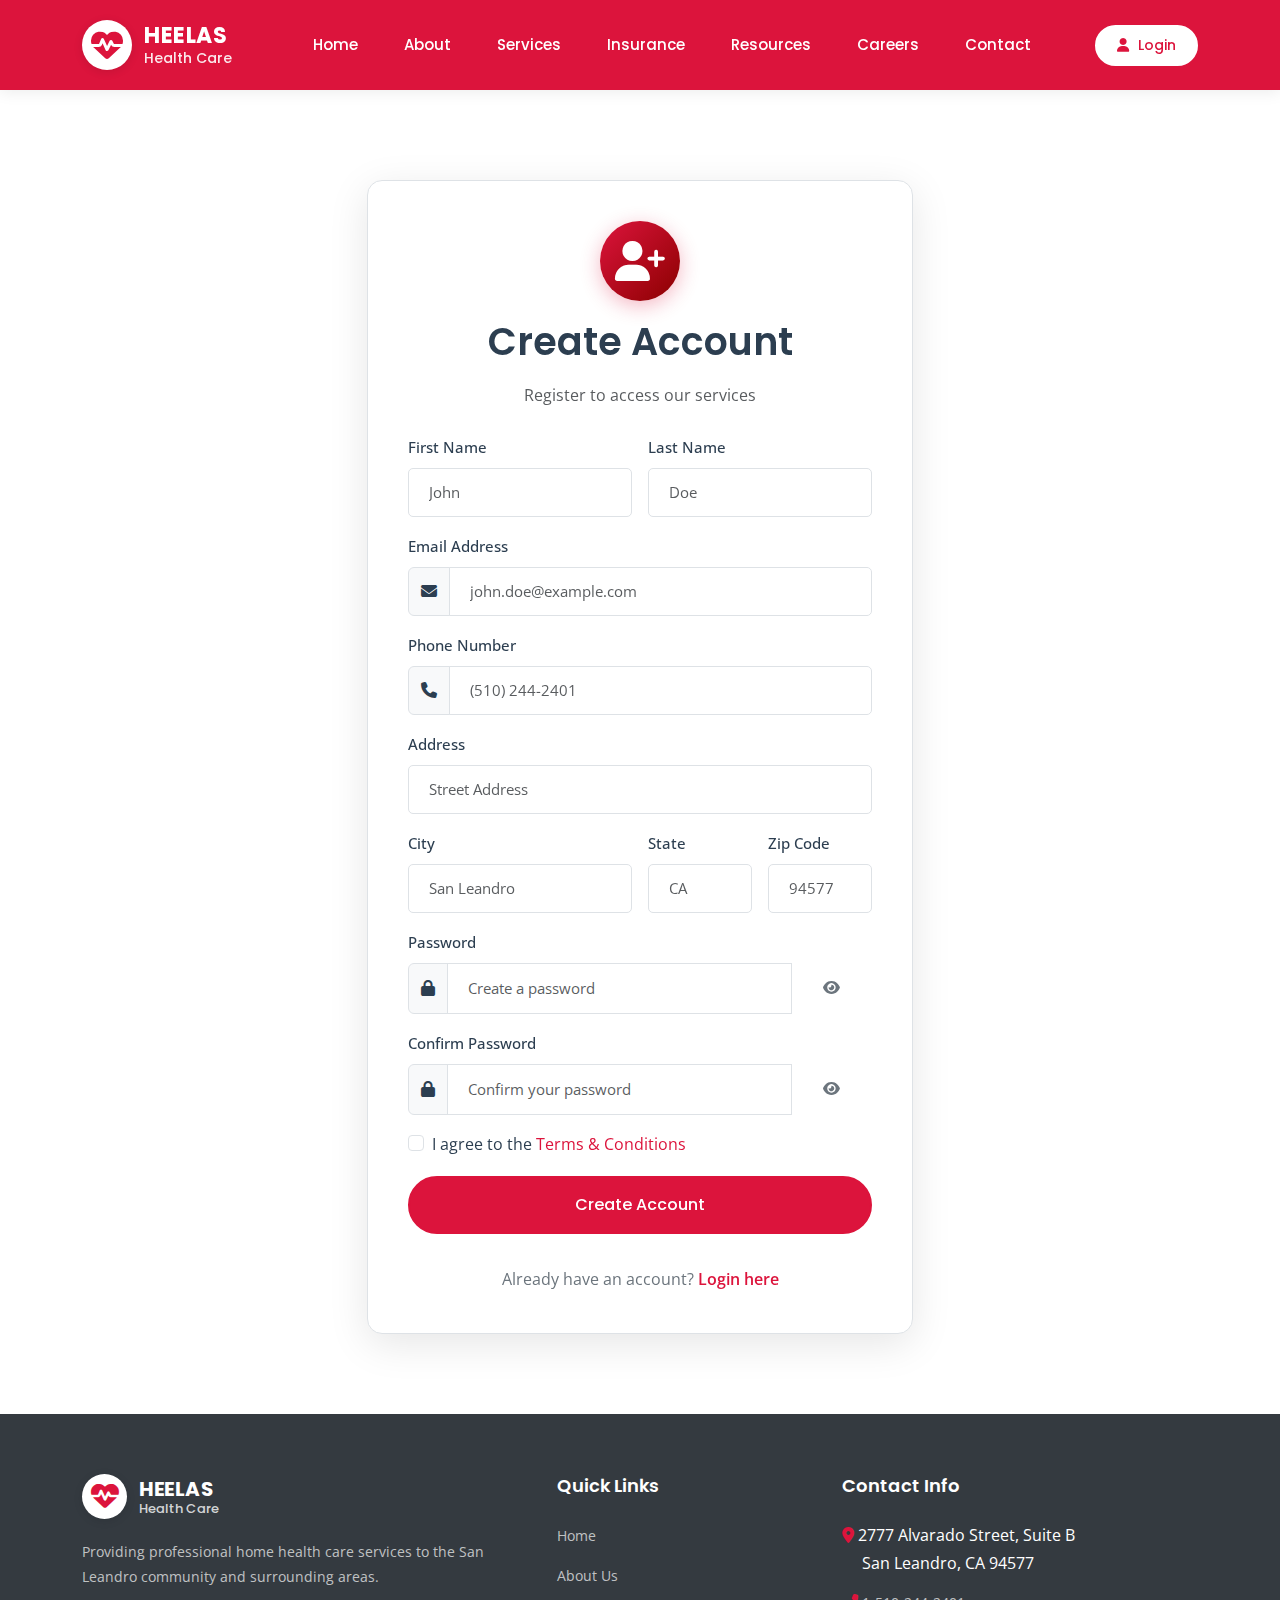
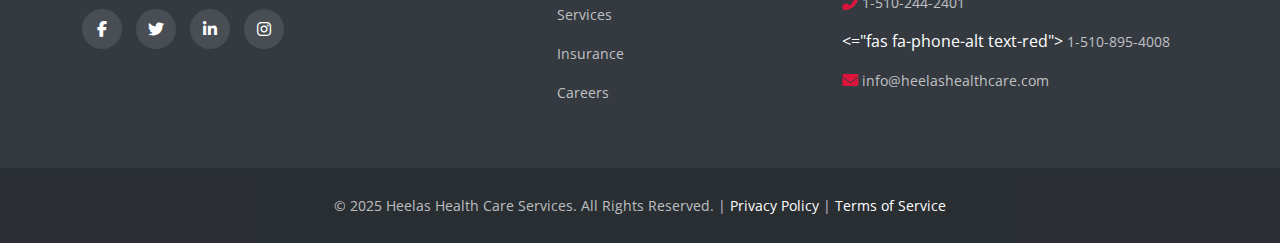
<file: register.html>
<!DOCTYPE html>
<html lang="en">
<head>
    <meta charset="UTF-8">
    <meta name="viewport" content="width=device-width, initial-scale=1.0">
    <meta name="description" content="Create an account with Heelas Health Care Services">
    <title>Register | Heelas Health Care Services</title>

    <!-- Favicon -->
    <link rel="icon" type="image/png" href="assets/images/favicon.png">

    <!-- Google Fonts -->
    <link rel="preconnect" href="https://fonts.googleapis.com">
    <link rel="preconnect" href="https://fonts.gstatic.com" crossorigin>
    <link href="https://fonts.googleapis.com/css2?family=Poppins:wght@400;500;600;700&family=Open+Sans:wght@400;600&display=swap" rel="stylesheet">

    <!-- Bootstrap 5 CSS -->
    <link href="https://cdn.jsdelivr.net/npm/bootstrap@5.3.0/dist/css/bootstrap.min.css" rel="stylesheet">

    <!-- Font Awesome -->
    <link rel="stylesheet" href="https://cdnjs.cloudflare.com/ajax/libs/font-awesome/6.4.0/css/all.min.css">

    <!-- AOS Animation -->
    <link href="https://unpkg.com/aos@2.3.1/dist/aos.css" rel="stylesheet">

    <!-- Custom CSS -->
    <link rel="stylesheet" href="assets/css/style.css">
</head>
<body>

    <!-- NAVIGATION -->
    <nav class="navbar navbar-expand-lg navbar-light fixed-top">
        <div class="container">
            <a class="navbar-brand" href="index.html">
                <i class="fas fa-heartbeat brand-icon"></i>
                <div class="brand-text">
                    <span class="brand-name">Heelas</span>
                    <span class="brand-subtitle">Health Care</span>
                </div>
            </a>

            <div class="d-flex align-items-center order-lg-3">
                <a href="login.html" class="btn btn-login btn-sm d-none d-md-block">
                    <i class="fas fa-user"></i> Login
                </a>
                <button class="navbar-toggler ms-3" type="button" data-bs-toggle="collapse" data-bs-target="#navbarNav">
                    <span class="navbar-toggler-icon"></span>
                </button>
            </div>

            <div class="collapse navbar-collapse order-lg-2" id="navbarNav">
                <ul class="navbar-nav mx-auto">
                    <li class="nav-item">
                        <a class="nav-link" href="index.html">Home</a>
                    </li>
                    <li class="nav-item">
                        <a class="nav-link" href="about.html">About</a>
                    </li>
                    <li class="nav-item">
                        <a class="nav-link" href="services.html">Services</a>
                    </li>
                    <li class="nav-item">
                        <a class="nav-link" href="insurance.html">Insurance</a>
                    </li>
                    <li class="nav-item">
                        <a class="nav-link" href="resources.html">Resources</a>
                    </li>
                    <li class="nav-item">
                        <a class="nav-link" href="careers.html">Careers</a>
                    </li>
                    <li class="nav-item">
                        <a class="nav-link" href="contact-us.html">Contact</a>
                    </li>
                </ul>
            </div>
        </div>
    </nav>

    <!-- REGISTER SECTION -->
    <section class="section-padding">
        <div class="container">
            <div class="row justify-content-center">
                <div class="col-lg-6 col-md-8">
                    <div class="auth-card" data-aos="fade-up">
                        <div class="text-center mb-4">
                            <div class="auth-icon mb-3">
                                <i class="fas fa-user-plus"></i>
                            </div>
                            <h2>Create Account</h2>
                            <p class="text-muted">Register to access our services</p>
                        </div>

                        <form id="registerForm" class="needs-validation" novalidate>
                            <div class="row g-3">
                                <div class="col-md-6">
                                    <label for="firstName" class="form-label">First Name</label>
                                    <input type="text" class="form-control" id="firstName" placeholder="John" required>
                                    <div class="invalid-feedback">Please enter your first name.</div>
                                </div>

                                <div class="col-md-6">
                                    <label for="lastName" class="form-label">Last Name</label>
                                    <input type="text" class="form-control" id="lastName" placeholder="Doe" required>
                                    <div class="invalid-feedback">Please enter your last name.</div>
                                </div>

                                <div class="col-12">
                                    <label for="emailReg" class="form-label">Email Address</label>
                                    <div class="input-group">
                                        <span class="input-group-text"><i class="fas fa-envelope"></i></span>
                                        <input type="email" class="form-control" id="emailReg" placeholder="john.doe@example.com" required>
                                    </div>
                                    <div class="invalid-feedback">Please enter a valid email address.</div>
                                </div>

                                <div class="col-12">
                                    <label for="phoneReg" class="form-label">Phone Number</label>
                                    <div class="input-group">
                                        <span class="input-group-text"><i class="fas fa-phone"></i></span>
                                        <input type="tel" class="form-control" id="phoneReg" placeholder="(510) 244-2401" required>
                                    </div>
                                    <div class="invalid-feedback">Please enter your phone number.</div>
                                </div>

                                <div class="col-12">
                                    <label for="address" class="form-label">Address</label>
                                    <input type="text" class="form-control" id="address" placeholder="Street Address" required>
                                    <div class="invalid-feedback">Please enter your address.</div>
                                </div>

                                <div class="col-md-6">
                                    <label for="city" class="form-label">City</label>
                                    <input type="text" class="form-control" id="city" placeholder="San Leandro" required>
                                    <div class="invalid-feedback">Please enter your city.</div>
                                </div>

                                <div class="col-md-3">
                                    <label for="state" class="form-label">State</label>
                                    <input type="text" class="form-control" id="state" placeholder="CA" required>
                                    <div class="invalid-feedback">Required</div>
                                </div>

                                <div class="col-md-3">
                                    <label for="zip" class="form-label">Zip Code</label>
                                    <input type="text" class="form-control" id="zip" placeholder="94577" required>
                                    <div class="invalid-feedback">Required</div>
                                </div>

                                <div class="col-12">
                                    <label for="passwordReg" class="form-label">Password</label>
                                    <div class="input-group">
                                        <span class="input-group-text"><i class="fas fa-lock"></i></span>
                                        <input type="password" class="form-control" id="passwordReg" placeholder="Create a password" required>
                                        <button class="btn btn-outline-secondary" type="button" id="togglePasswordReg">
                                            <i class="fas fa-eye"></i>
                                        </button>
                                    </div>
                                    <div class="invalid-feedback">Please enter a password (min. 8 characters).</div>
                                </div>

                                <div class="col-12">
                                    <label for="confirmPassword" class="form-label">Confirm Password</label>
                                    <div class="input-group">
                                        <span class="input-group-text"><i class="fas fa-lock"></i></span>
                                        <input type="password" class="form-control" id="confirmPassword" placeholder="Confirm your password" required>
                                        <button class="btn btn-outline-secondary" type="button" id="toggleConfirmPassword">
                                            <i class="fas fa-eye"></i>
                                        </button>
                                    </div>
                                    <div class="invalid-feedback">Passwords must match.</div>
                                </div>

                                <div class="col-12">
                                    <div class="form-check">
                                        <input class="form-check-input" type="checkbox" id="agreeTerms" required>
                                        <label class="form-check-label" for="agreeTerms">
                                            I agree to the <a href="#" class="text-red">Terms & Conditions</a>
                                        </label>
                                        <div class="invalid-feedback">You must agree to the terms and conditions.</div>
                                    </div>
                                </div>

                                <div class="col-12">
                                    <button type="submit" class="btn btn-primary w-100 btn-lg mb-3">Create Account</button>
                                </div>

                                <div class="col-12 text-center">
                                    <p class="mb-0">Already have an account? <a href="login.html" class="text-red fw-semibold">Login here</a></p>
                                </div>
                            </div>
                        </form>
                    </div>
                </div>
            </div>
        </div>
    </section>

    <!-- FOOTER -->
    <footer class="footer">
        <div class="container">
            <div class="row g-4">
                <div class="col-lg-5 col-md-6">
                    <a href="index.html" class="footer-logo-link">
                        <i class="fas fa-heartbeat footer-logo-icon"></i>
                        <div class="footer-logo-text">
                            <span class="footer-brand-name">Heelas</span>
                            <span class="footer-brand-subtitle">Health Care</span>
                        </div>
                    </a>
                    <p>Providing professional home health care services to the San Leandro community and surrounding areas.</p>
                    <div class="social-links">
                        <a href="#" aria-label="Facebook"><i class="fab fa-facebook-f"></i></a>
                        <a href="#" aria-label="Twitter"><i class="fab fa-twitter"></i></a>
                        <a href="#" aria-label="LinkedIn"><i class="fab fa-linkedin-in"></i></a>
                        <a href="#" aria-label="Instagram"><i class="fab fa-instagram"></i></a>
                    </div>
                </div>

                <div class="col-lg-3 col-md-6">
                    <h5>Quick Links</h5>
                    <ul>
                        <li><a href="index.html">Home</a></li>
                        <li><a href="about.html">About Us</a></li>
                        <li><a href="services.html">Services</a></li>
                        <li><a href="insurance.html">Insurance</a></li>
                        <li><a href="careers.html">Careers</a></li>
                    </ul>
                </div>

                <div class="col-lg-4 col-md-6">
                    <h5>Contact Info</h5>
                    <ul>
                        <li><i class="fas fa-map-marker-alt text-red"></i> 2777 Alvarado Street, Suite B<br>&nbsp;&nbsp;&nbsp;&nbsp;&nbsp;San Leandro, CA 94577</li>
                        <li><i class="fas fa-phone-alt text-red"></i> <a href="tel:+15102442401">1-510-244-2401</a></li>
                        <li><="fas fa-phone-alt text-red"></i> <a href="tel:+15108954008">1-510-895-4008</a></li>
                        <li><i class="fas fa-envelope text-red"></i> <a href="mailto:info@heelashealthcare.com">info@heelashealthcare.com</a></li>
                    </ul>
                </div>
            </div>
        </div>

        <div class="footer-bottom">
            <div class="container">
                <p>&copy; 2025 Heelas Health Care Services. All Rights Reserved. | <a href="privacy-policy.html" class="text-white">Privacy Policy</a> | <a href="terms-conditions.html" class="text-white">Terms of Service</a></p>
            </div>
        </div>
    </footer>

    <!-- Bootstrap 5 JS Bundle -->
    <script src="https://cdn.jsdelivr.net/npm/bootstrap@5.3.0/dist/js/bootstrap.bundle.min.js"></script>

    <!-- AOS Animation -->
    <script src="https://unpkg.com/aos@2.3.1/dist/aos.js"></script>

    <!-- Custom JS -->
    <script src="assets/js/main.js"></script>

    <script>
        // Toggle password visibility
        document.getElementById('togglePasswordReg').addEventListener('click', function() {
            const password = document.getElementById('passwordReg');
            const icon = this.querySelector('i');

            if (password.type === 'password') {
                password.type = 'text';
                icon.classList.remove('fa-eye');
                icon.classList.add('fa-eye-slash');
            } else {
                password.type = 'password';
                icon.classList.remove('fa-eye-slash');
                icon.classList.add('fa-eye');
            }
        });

        document.getElementById('toggleConfirmPassword').addEventListener('click', function() {
            const password = document.getElementById('confirmPassword');
            const icon = this.querySelector('i');

            if (password.type === 'password') {
                password.type = 'text';
                icon.classList.remove('fa-eye');
                icon.classList.add('fa-eye-slash');
            } else {
                password.type = 'password';
                icon.classList.remove('fa-eye-slash');
                icon.classList.add('fa-eye');
            }
        });

        // Form validation and submission
        document.getElementById('registerForm').addEventListener('submit', function(e) {
            e.preventDefault();

            const password = document.getElementById('passwordReg').value;
            const confirmPassword = document.getElementById('confirmPassword').value;

            if (password !== confirmPassword) {
                document.getElementById('confirmPassword').setCustomValidity('Passwords must match');
            } else {
                document.getElementById('confirmPassword').setCustomValidity('');
            }

            if (this.checkValidity()) {
                // Simulate registration - redirect to login
                alert('Account created successfully! Please login.');
                window.location.href = 'login.html';
            }

            this.classList.add('was-validated');
        });

        // Real-time password match validation
        document.getElementById('confirmPassword').addEventListener('input', function() {
            const password = document.getElementById('passwordReg').value;
            if (this.value !== password) {
                this.setCustomValidity('Passwords must match');
            } else {
                this.setCustomValidity('');
            }
        });
    </script>
</body>
</html>
</file>
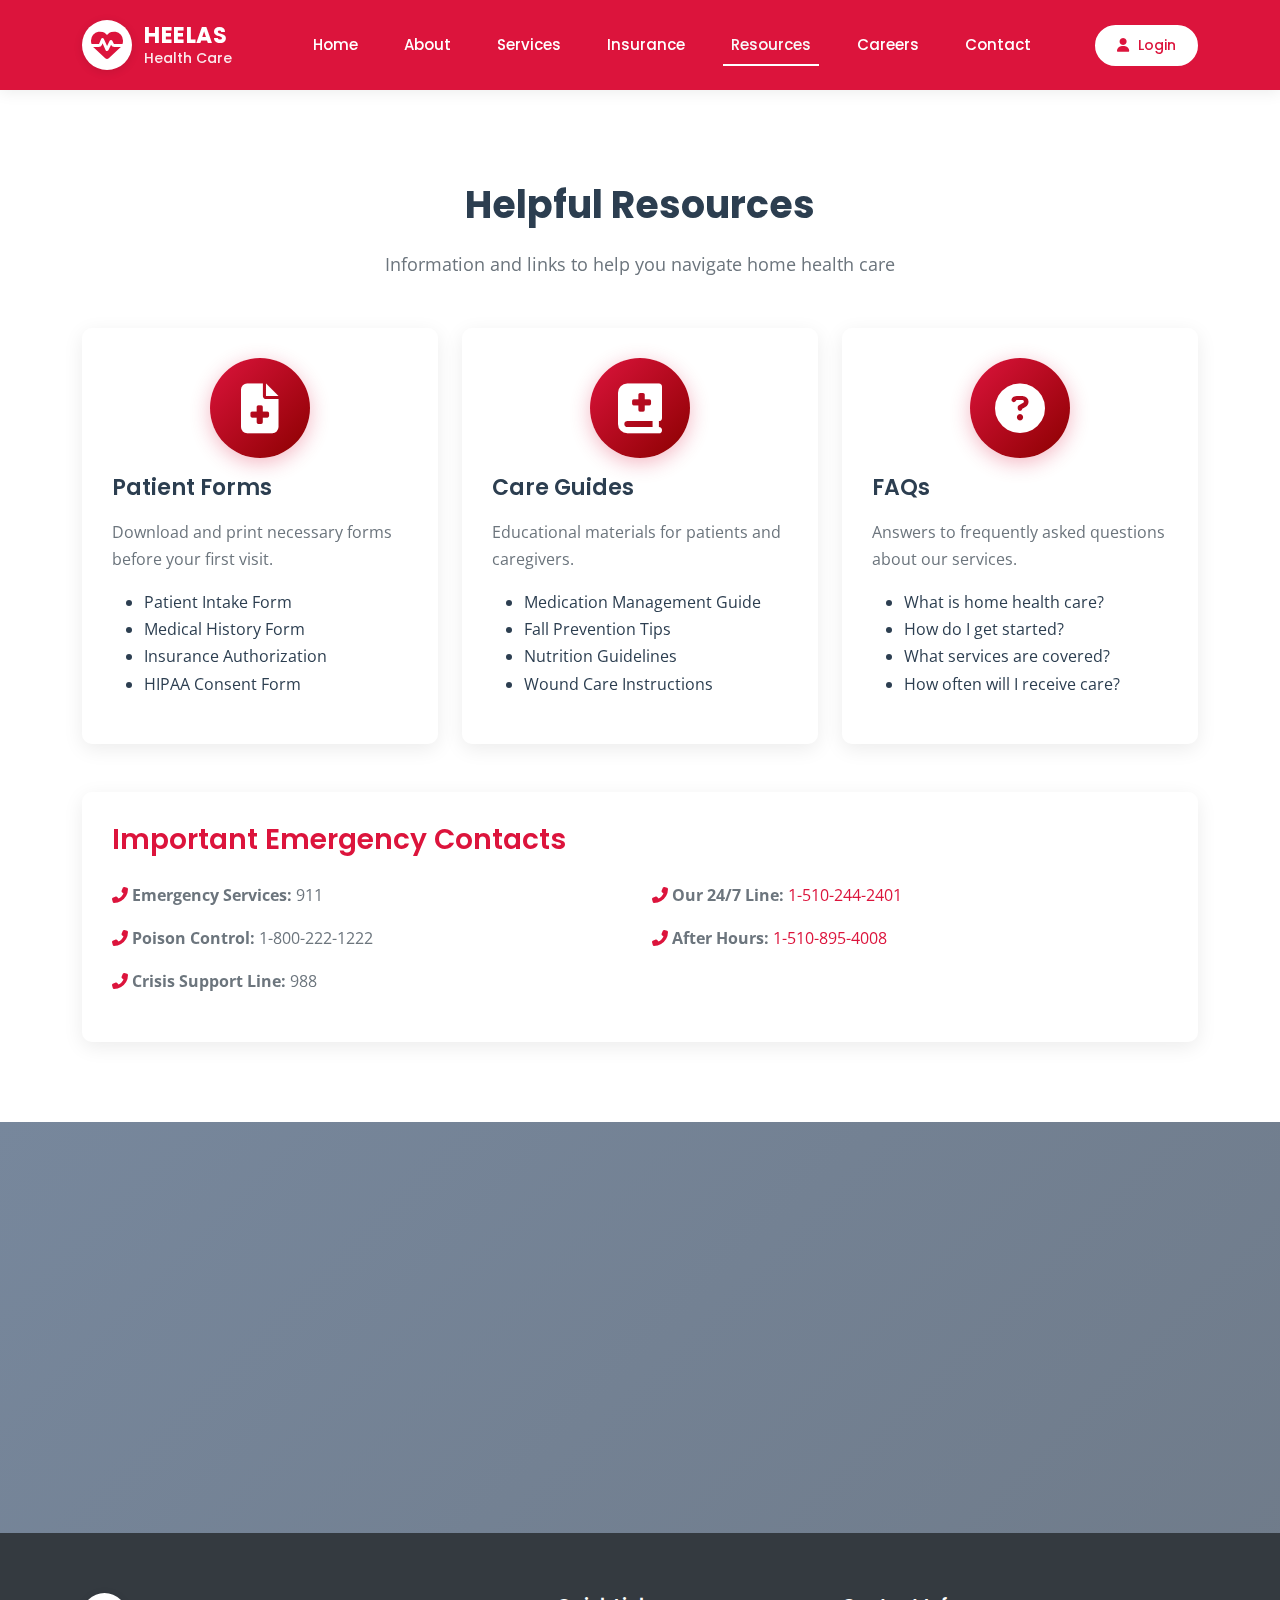
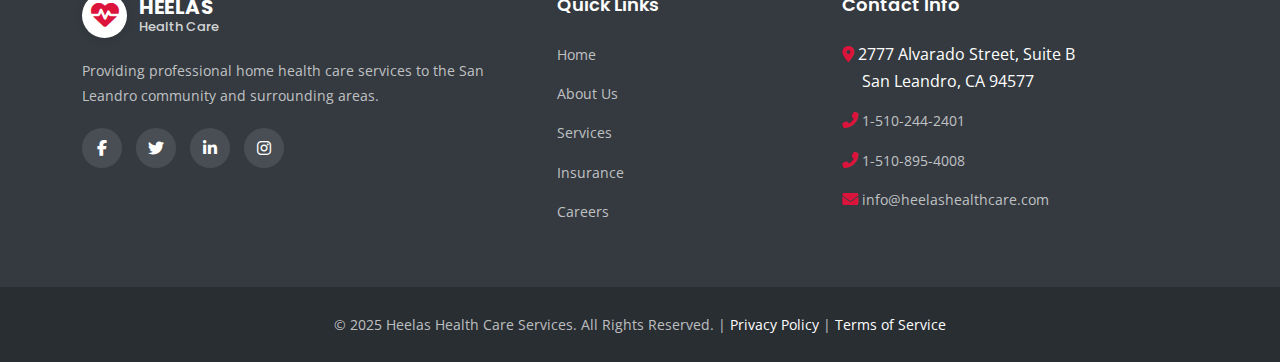
<file: resources.html>
<!DOCTYPE html>
<html lang="en">
<head>
    <meta charset="UTF-8">
    <meta name="viewport" content="width=device-width, initial-scale=1.0">
    <meta name="description" content="Helpful resources and information for home health care patients and families from Heelas Health Care Services.">
    <title>Resources | Heelas Health Care Services</title>

    <!-- Favicon -->
    <link rel="icon" type="image/png" href="assets/images/favicon.png">

    <!-- Google Fonts -->
    <link rel="preconnect" href="https://fonts.googleapis.com">
    <link rel="preconnect" href="https://fonts.gstatic.com" crossorigin>
    <link href="https://fonts.googleapis.com/css2?family=Poppins:wght@400;500;600;700&family=Open+Sans:wght@400;600&display=swap" rel="stylesheet">

    <!-- Bootstrap 5 CSS -->
    <link href="https://cdn.jsdelivr.net/npm/bootstrap@5.3.0/dist/css/bootstrap.min.css" rel="stylesheet">

    <!-- Font Awesome -->
    <link rel="stylesheet" href="https://cdnjs.cloudflare.com/ajax/libs/font-awesome/6.4.0/css/all.min.css">

    <!-- AOS Animation -->
    <link href="https://unpkg.com/aos@2.3.1/dist/aos.css" rel="stylesheet">

    <!-- Custom CSS -->
    <link rel="stylesheet" href="assets/css/style.css">
</head>
<body>

    <!-- NAVIGATION -->
    <nav class="navbar navbar-expand-lg navbar-light fixed-top">
        <div class="container">
            <a class="navbar-brand" href="index.html">
                <i class="fas fa-heartbeat brand-icon"></i>
                <div class="brand-text">
                    <span class="brand-name">Heelas</span>
                    <span class="brand-subtitle">Health Care</span>
                </div>
            </a>

            <div class="d-flex align-items-center order-lg-3">
                <a href="login.html" class="btn btn-login btn-sm d-none d-md-block">
                    <i class="fas fa-user"></i> Login
                </a>
                <button class="navbar-toggler ms-3" type="button" data-bs-toggle="collapse" data-bs-target="#navbarNav">
                    <span class="navbar-toggler-icon"></span>
                </button>
            </div>

            <div class="collapse navbar-collapse order-lg-2" id="navbarNav">
                <ul class="navbar-nav mx-auto">
                    <li class="nav-item">
                        <a class="nav-link" href="index.html">Home</a>
                    </li>
                    <li class="nav-item">
                        <a class="nav-link" href="about.html">About</a>
                    </li>
                    <li class="nav-item">
                        <a class="nav-link" href="services.html">Services</a>
                    </li>
                    <li class="nav-item">
                        <a class="nav-link" href="insurance.html">Insurance</a>
                    </li>
                    <li class="nav-item">
                        <a class="nav-link active" href="resources.html">Resources</a>
                    </li>
                    <li class="nav-item">
                        <a class="nav-link" href="careers.html">Careers</a>
                    </li>
                    <li class="nav-item">
                        <a class="nav-link" href="contact-us.html">Contact</a>
                    </li>
                </ul>
            </div>
        </div>
    </nav>

    <!-- RESOURCES CONTENT -->
    <section class="section-padding">
        <div class="container">
            <div class="text-center mb-5" data-aos="fade-up">
                <h2 class="section-title">Helpful Resources</h2>
                <p class="section-subtitle">Information and links to help you navigate home health care</p>
            </div>

            <!-- Resource Categories -->
            <div class="row g-4 mb-5">
                <div class="col-lg-4 col-md-6" data-aos="fade-up" data-aos-delay="100">
                    <div class="custom-card">
                        <div class="value-icon mb-3">
                            <i class="fas fa-file-medical"></i>
                        </div>
                        <h4>Patient Forms</h4>
                        <p>Download and print necessary forms before your first visit.</p>
                        <ul>
                            <li>Patient Intake Form</li>
                            <li>Medical History Form</li>
                            <li>Insurance Authorization</li>
                            <li>HIPAA Consent Form</li>
                        </ul>
                    </div>
                </div>

                <div class="col-lg-4 col-md-6" data-aos="fade-up" data-aos-delay="200">
                    <div class="custom-card">
                        <div class="value-icon mb-3">
                            <i class="fas fa-book-medical"></i>
                        </div>
                        <h4>Care Guides</h4>
                        <p>Educational materials for patients and caregivers.</p>
                        <ul>
                            <li>Medication Management Guide</li>
                            <li>Fall Prevention Tips</li>
                            <li>Nutrition Guidelines</li>
                            <li>Wound Care Instructions</li>
                        </ul>
                    </div>
                </div>

                <div class="col-lg-4 col-md-6" data-aos="fade-up" data-aos-delay="300">
                    <div class="custom-card">
                        <div class="value-icon mb-3">
                            <i class="fas fa-question-circle"></i>
                        </div>
                        <h4>FAQs</h4>
                        <p>Answers to frequently asked questions about our services.</p>
                        <ul>
                            <li>What is home health care?</li>
                            <li>How do I get started?</li>
                            <li>What services are covered?</li>
                            <li>How often will I receive care?</li>
                        </ul>
                    </div>
                </div>
            </div>

            <!-- Emergency Contacts -->
            <div class="row mt-5">
                <div class="col-lg-12" data-aos="fade-up">
                    <div class="custom-card bg-light-gray">
                        <h3 class="text-red mb-4">Important Emergency Contacts</h3>
                        <div class="row">
                            <div class="col-md-6">
                                <p><strong><i class="fas fa-phone-alt text-red"></i> Emergency Services:</strong> 911</p>
                                <p><strong><i class="fas fa-phone-alt text-red"></i> Poison Control:</strong> 1-800-222-1222</p>
                                <p><strong><i class="fas fa-phone-alt text-red"></i> Crisis Support Line:</strong> 988</p>
                            </div>
                            <div class="col-md-6">
                                <p><strong><i class="fas fa-phone-alt text-red"></i> Our 24/7 Line:</strong> <a href="tel:+15102442401">1-510-244-2401</a></p>
                                <p><strong><i class="fas fa-phone-alt text-red"></i> After Hours:</strong> <a href="tel:+15108954008">1-510-895-4008</a></p>
                            </div>
                        </div>
                    </div>
                </div>
            </div>
        </div>
    </section>

    <!-- CTA SECTION -->
    <section class="philosophy-section" style="background-image: url('https://images.unsplash.com/photo-1505751172876-fa1923c5c528?w=1920');">
        <div class="philosophy-overlay"></div>
        <div class="philosophy-content" data-aos="zoom-in">
            <h2>Need More Information?</h2>
            <p>Our team is here to answer your questions and provide the resources you need.</p>
            <a href="contact-us.html" class="btn btn-white btn-lg mt-3">Contact Us Today</a>
        </div>
    </section>

    <!-- FOOTER -->
    <footer class="footer">
        <div class="container">
            <div class="row g-4">
                <div class="col-lg-5 col-md-6">
                    <a href="index.html" class="footer-logo-link">
                        <i class="fas fa-heartbeat footer-logo-icon"></i>
                        <div class="footer-logo-text">
                            <span class="footer-brand-name">Heelas</span>
                            <span class="footer-brand-subtitle">Health Care</span>
                        </div>
                    </a>
                    <p>Providing professional home health care services to the San Leandro community and surrounding areas.</p>
                    <div class="social-links">
                        <a href="#" aria-label="Facebook"><i class="fab fa-facebook-f"></i></a>
                        <a href="#" aria-label="Twitter"><i class="fab fa-twitter"></i></a>
                        <a href="#" aria-label="LinkedIn"><i class="fab fa-linkedin-in"></i></a>
                        <a href="#" aria-label="Instagram"><i class="fab fa-instagram"></i></a>
                    </div>
                </div>

                <div class="col-lg-3 col-md-6">
                    <h5>Quick Links</h5>
                    <ul>
                        <li><a href="index.html">Home</a></li>
                        <li><a href="about.html">About Us</a></li>
                        <li><a href="services.html">Services</a></li>
                        <li><a href="insurance.html">Insurance</a></li>
                        <li><a href="careers.html">Careers</a></li>
                    </ul>
                </div>

                <div class="col-lg-4 col-md-6">
                    <h5>Contact Info</h5>
                    <ul>
                        <li><i class="fas fa-map-marker-alt text-red"></i> 2777 Alvarado Street, Suite B<br>&nbsp;&nbsp;&nbsp;&nbsp;&nbsp;San Leandro, CA 94577</li>
                        <li><i class="fas fa-phone-alt text-red"></i> <a href="tel:+15102442401">1-510-244-2401</a></li>
                        <li><i class="fas fa-phone-alt text-red"></i> <a href="tel:+15108954008">1-510-895-4008</a></li>
                        <li><i class="fas fa-envelope text-red"></i> <a href="mailto:info@heelashealthcare.com">info@heelashealthcare.com</a></li>
                    </ul>
                </div>
            </div>
        </div>

        <div class="footer-bottom">
            <div class="container">
                <p>&copy; 2025 Heelas Health Care Services. All Rights Reserved. | <a href="privacy-policy.html" class="text-white">Privacy Policy</a> | <a href="terms-conditions.html" class="text-white">Terms of Service</a></p>
            </div>
        </div>
    </footer>

    <!-- Bootstrap 5 JS Bundle -->
    <script src="https://cdn.jsdelivr.net/npm/bootstrap@5.3.0/dist/js/bootstrap.bundle.min.js"></script>

    <!-- AOS Animation -->
    <script src="https://unpkg.com/aos@2.3.1/dist/aos.js"></script>

    <!-- Custom JS -->
    <script src="assets/js/main.js"></script>
</body>
</html>
</file>
<file: assets/css/style.css>
/*
 * Heelas Health Care Services - Main Stylesheet
 * Color Scheme: Red Theme
 * Framework: Bootstrap 5
 */

/* ==========================================
   COLOR VARIABLES
   ========================================== */
:root {
  --primary-red: #DC143C;
  --dark-red: #8B0000;
  --light-red: #FF6B6B;
  --accent-red: #B22222;
  --white: #FFFFFF;
  --light-gray: #F8F9FA;
  --medium-gray: #6C757D;
  --dark-gray: #343A40;
  --text-dark: #2C3E50;
  --text-light: #6c757d;
  --border-color: #dee2e6;
}

/* ==========================================
   GLOBAL STYLES
   ========================================== */
* {
  margin: 0;
  padding: 0;
  box-sizing: border-box;
}

body {
  font-family: 'Open Sans', sans-serif;
  font-size: 16px;
  line-height: 1.7;
  color: var(--text-dark);
  overflow-x: hidden;
}

html {
  scroll-behavior: smooth;
}

/* ==========================================
   TYPOGRAPHY
   ========================================== */
h1, h2, h3, h4, h5, h6 {
  font-family: 'Poppins', sans-serif;
  font-weight: 600;
  color: var(--text-dark);
  line-height: 1.3;
  margin-bottom: 1rem;
}

h1 {
  font-size: 48px;
  font-weight: 700;
}

h2 {
  font-size: 38px;
}

h3 {
  font-size: 28px;
}

h4 {
  font-size: 22px;
}

h5 {
  font-size: 18px;
}

h6 {
  font-size: 16px;
  font-weight: 600;
}

p {
  margin-bottom: 1rem;
  color: var(--text-light);
}

a {
  color: var(--primary-red);
  text-decoration: none;
  transition: all 0.3s ease;
}

a:hover {
  color: var(--dark-red);
}

/* ==========================================
   UTILITY CLASSES
   ========================================== */
.section-padding {
  padding: 80px 0;
}

.section-padding:first-of-type,
.services-section:first-of-type {
  margin-top: 100px;
}

.section-title {
  font-size: 38px;
  font-weight: 700;
  margin-bottom: 20px;
  color: var(--text-dark);
}

.section-subtitle {
  font-size: 18px;
  color: var(--text-light);
  margin-bottom: 40px;
  max-width: 700px;
  margin-left: auto;
  margin-right: auto;
}

.text-red {
  color: var(--primary-red) !important;
}

.bg-red {
  background-color: var(--primary-red) !important;
}

.bg-light-gray {
  background-color: var(--light-gray);
}

/* ==========================================
   BUTTONS
   ========================================== */
.btn {
  font-family: 'Poppins', sans-serif;
  font-weight: 500;
  padding: 12px 30px;
  border-radius: 50px;
  transition: all 0.3s ease;
  font-size: 15px;
  border: 2px solid transparent;
}

.btn-primary {
  background-color: var(--primary-red);
  border-color: var(--primary-red);
  color: var(--white);
}

.btn-primary:hover {
  background-color: var(--dark-red);
  border-color: var(--dark-red);
  transform: translateY(-2px);
  box-shadow: 0 5px 20px rgba(220, 20, 60, 0.3);
  color: var(--white);
}

.btn-outline-primary {
  background-color: transparent;
  border-color: var(--primary-red);
  color: var(--primary-red);
}

.btn-outline-primary:hover {
  background-color: var(--primary-red);
  border-color: var(--primary-red);
  color: var(--white);
  transform: translateY(-2px);
  box-shadow: 0 5px 20px rgba(220, 20, 60, 0.3);
}

.btn-white {
  background-color: var(--white);
  border-color: var(--white);
  color: var(--primary-red);
}

.btn-white:hover {
  background-color: transparent;
  border-color: var(--white);
  color: var(--white);
  transform: translateY(-2px);
}

.btn-outline-white {
  background-color: transparent;
  border-color: var(--white);
  color: var(--white);
}

.btn-outline-white:hover {
  background-color: var(--white);
  border-color: var(--white);
  color: var(--text-dark);
  transform: translateY(-2px);
}

.btn-primary-blue {
  background-color: #2196F3;
  border-color: #2196F3;
  color: var(--white);
}

.btn-primary-blue:hover {
  background-color: #1976D2;
  border-color: #1976D2;
  color: var(--white);
  transform: translateY(-2px);
  box-shadow: 0 5px 20px rgba(33, 150, 243, 0.3);
}

.btn-primary-red {
  background-color: var(--primary-red);
  border-color: var(--primary-red);
  color: var(--white);
}

.btn-primary-red:hover {
  background-color: var(--dark-red);
  border-color: var(--dark-red);
  color: var(--white);
  transform: translateY(-2px);
  box-shadow: 0 5px 20px rgba(220, 20, 60, 0.3);
}

.btn-lg {
  padding: 15px 40px;
  font-size: 16px;
}

/* ==========================================
   NAVIGATION
   ========================================== */
.navbar {
  background: var(--primary-red);
  box-shadow: 0 2px 15px rgba(0, 0, 0, 0.08);
  padding: 15px 0;
  transition: all 0.3s ease;
}

/* Transparent Navbar (Initial State) */
.navbar-transparent {
  background: transparent;
  box-shadow: none;
}

.navbar-transparent .navbar-brand {
  color: var(--white) !important;
}

.navbar-transparent .navbar-brand span {
  color: var(--white) !important;
}

.navbar-transparent .nav-link {
  color: var(--white) !important;
}

.navbar-transparent .btn-login {
  background-color: var(--white);
  color: var(--primary-red);
  border-color: var(--white);
}

.navbar-transparent .btn-login:hover {
  background-color: transparent;
  color: var(--white);
  border-color: var(--white);
}

.navbar-transparent .navbar-toggler-icon {
  background-image: url("data:image/svg+xml,%3csvg xmlns='http://www.w3.org/2000/svg' viewBox='0 0 30 30'%3e%3cpath stroke='%23FFFFFF' stroke-linecap='round' stroke-miterlimit='10' stroke-width='2' d='M4 7h22M4 15h22M4 23h22'/%3e%3c/svg%3e");
}

/* Scrolled Navbar */
.navbar.scrolled {
  background: var(--primary-red);
  padding: 10px 0;
  box-shadow: 0 2px 20px rgba(0, 0, 0, 0.1);
}

.navbar.scrolled .navbar-brand {
  color: var(--white) !important;
}

.navbar.scrolled .navbar-brand span {
  color: var(--white) !important;
}

.navbar.scrolled .nav-link {
  color: var(--white) !important;
}

.navbar.scrolled .nav-link:hover,
.navbar.scrolled .nav-link.active {
  color: var(--light-gray) !important;
}

.navbar.scrolled .btn-login {
  background-color: var(--white);
  color: var(--primary-red);
  border-color: var(--white);
}

.navbar.scrolled .btn-login:hover {
  background-color: transparent;
  border-color: var(--white);
  color: var(--white);
}

.navbar.scrolled .navbar-toggler-icon {
  background-image: url("data:image/svg+xml,%3csvg xmlns='http://www.w3.org/2000/svg' viewBox='0 0 30 30'%3e%3cpath stroke='%23FFFFFF' stroke-linecap='round' stroke-miterlimit='10' stroke-width='2' d='M4 7h22M4 15h22M4 23h22'/%3e%3c/svg%3e");
}

.navbar-brand {
  font-family: 'Poppins', sans-serif;
  display: flex;
  align-items: center;
  gap: 12px;
  color: var(--white) !important;
}

.navbar-brand .brand-icon {
  font-size: 32px;
  color: var(--primary-red);
  background: var(--white);
  width: 50px;
  height: 50px;
  display: flex;
  align-items: center;
  justify-content: center;
  border-radius: 50%;
  box-shadow: 0 2px 10px rgba(0, 0, 0, 0.1);
}

.navbar-brand .brand-text {
  display: flex;
  flex-direction: column;
  line-height: 1.2;
}

.navbar-brand .brand-name {
  font-size: 22px;
  font-weight: 700;
  color: var(--white);
  text-transform: uppercase;
  letter-spacing: 0.5px;
}

.navbar-brand .brand-subtitle {
  font-size: 14px;
  font-weight: 500;
  color: var(--white);
  opacity: 0.9;
}

.navbar-nav .nav-link {
  font-family: 'Poppins', sans-serif;
  font-weight: 500;
  color: var(--white);
  margin: 0 15px;
  padding: 8px 0;
  position: relative;
  font-size: 15px;
}

.navbar-nav .nav-link:hover,
.navbar-nav .nav-link.active {
  color: var(--light-gray);
}

.navbar-nav .nav-link::after {
  content: '';
  position: absolute;
  bottom: 0;
  left: 0;
  width: 0;
  height: 2px;
  background-color: var(--white);
  transition: width 0.3s ease;
}

.navbar-nav .nav-link:hover::after,
.navbar-nav .nav-link.active::after {
  width: 100%;
}

/* Login Button */
.btn-login {
  background-color: var(--white);
  border-color: var(--white);
  color: var(--primary-red);
  padding: 8px 20px;
  border-radius: 50px;
  font-family: 'Poppins', sans-serif;
  font-weight: 500;
  font-size: 14px;
  transition: all 0.3s ease;
  border: 2px solid var(--white);
}

.btn-login:hover {
  background-color: transparent;
  border-color: var(--white);
  color: var(--white);
  transform: translateY(-2px);
  box-shadow: 0 5px 15px rgba(255, 255, 255, 0.3);
}

.btn-login i {
  margin-right: 5px;
}

/* Mobile Menu */
.navbar-toggler {
  border: none;
  padding: 5px 10px;
}

.navbar-toggler:focus {
  box-shadow: none;
}

.navbar-toggler-icon {
  background-image: url("data:image/svg+xml,%3csvg xmlns='http://www.w3.org/2000/svg' viewBox='0 0 30 30'%3e%3cpath stroke='%23FFFFFF' stroke-linecap='round' stroke-miterlimit='10' stroke-width='2' d='M4 7h22M4 15h22M4 23h22'/%3e%3c/svg%3e");
}

/* ==========================================
   HERO SECTION - SLIDER
   ========================================== */
.hero-slider {
  position: relative;
  height: 90vh;
  min-height: 700px;
  overflow: hidden;
}

.hero-slide {
  position: absolute;
  top: 0;
  left: 0;
  width: 100%;
  height: 100%;
  display: flex;
  align-items: center;
  justify-content: center;
  background-size: cover;
  background-position: center;
  background-attachment: fixed;
  padding: 120px 0 80px;
  opacity: 0;
  visibility: hidden;
  transition: opacity 1s ease-in-out, visibility 1s ease-in-out;
}

.hero-slide.active {
  opacity: 1;
  visibility: visible;
  z-index: 1;
}

.hero-overlay {
  position: absolute;
  top: 0;
  left: 0;
  width: 100%;
  height: 100%;
  background: linear-gradient(135deg, rgba(28, 55, 90, 0.6) 0%, rgba(16, 36, 61, 0.6) 100%);
  z-index: 1;
}

.hero-content {
  position: relative;
  z-index: 2;
  text-align: left;
  color: var(--white);
  padding: 60px 0;
  max-width: 900px;
}

.hero-tagline {
  font-size: 14px;
  font-weight: 600;
  color: var(--primary-red);
  letter-spacing: 2px;
  text-transform: uppercase;
  margin-bottom: 20px;
}

.hero-content h1 {
  font-size: 52px;
  font-weight: 700;
  color: var(--white);
  margin-bottom: 25px;
  line-height: 1.2;
  text-shadow: 2px 2px 4px rgba(0, 0, 0, 0.3);
}

.hero-description {
  font-size: 17px;
  color: var(--white);
  margin-bottom: 35px;
  line-height: 1.7;
  max-width: 750px;
  opacity: 0.95;
}

.hero-buttons {
  display: flex;
  gap: 15px;
  flex-wrap: wrap;
}

.hero-content .btn {
  margin: 0;
}

/* Hero Navigation Dots */
.hero-dots {
  position: absolute;
  bottom: 40px;
  left: 50%;
  transform: translateX(-50%);
  display: flex;
  gap: 12px;
  z-index: 10;
}

.hero-dot {
  width: 12px;
  height: 12px;
  border-radius: 50%;
  background: rgba(255, 255, 255, 0.5);
  cursor: pointer;
  transition: all 0.3s ease;
  border: 2px solid transparent;
}

.hero-dot:hover {
  background: rgba(255, 255, 255, 0.8);
  transform: scale(1.2);
}

.hero-dot.active {
  background: var(--white);
  border-color: var(--primary-red);
  width: 40px;
  border-radius: 10px;
}

/* Hero Navigation Arrows */
.hero-arrow {
  position: absolute;
  top: 50%;
  transform: translateY(-50%);
  background: rgba(255, 255, 255, 0.2);
  border: 2px solid rgba(255, 255, 255, 0.5);
  color: var(--white);
  width: 50px;
  height: 50px;
  border-radius: 50%;
  display: flex;
  align-items: center;
  justify-content: center;
  cursor: pointer;
  z-index: 10;
  transition: all 0.3s ease;
  backdrop-filter: blur(5px);
}

.hero-arrow:hover {
  background: var(--primary-red);
  border-color: var(--primary-red);
  transform: translateY(-50%) scale(1.1);
}

.hero-arrow-prev {
  left: 30px;
}

.hero-arrow-next {
  right: 30px;
}

.hero-arrow i {
  font-size: 18px;
}

/* ==========================================
   PAGE HERO (Internal Pages)
   ========================================== */
.page-hero {
  position: relative;
  height: 400px;
  display: flex;
  align-items: center;
  justify-content: center;
  background-size: cover;
  background-position: center;
  margin-bottom: 60px;
}

.page-hero-overlay {
  position: absolute;
  top: 0;
  left: 0;
  width: 100%;
  height: 100%;
  background: linear-gradient(135deg, rgba(220, 20, 60, 0.9) 0%, rgba(139, 0, 0, 0.9) 100%);
  z-index: 1;
}

.page-hero-content {
  position: relative;
  z-index: 2;
  text-align: center;
  color: var(--white);
}

.page-hero-content h1 {
  font-size: 48px;
  font-weight: 700;
  color: var(--white);
  margin-bottom: 15px;
}

.breadcrumb {
  background: transparent;
  justify-content: center;
  padding: 0;
  margin: 0;
}

.breadcrumb-item {
  color: var(--white);
}

.breadcrumb-item a {
  color: var(--white);
  opacity: 0.8;
}

.breadcrumb-item a:hover {
  opacity: 1;
}

.breadcrumb-item.active {
  color: var(--white);
}

.breadcrumb-item + .breadcrumb-item::before {
  color: var(--white);
}

/* ==========================================
   VALUES SECTION
   ========================================== */
.value-card {
  text-align: center;
  padding: 40px 30px;
  transition: all 0.3s ease;
  height: 100%;
}

.value-card:hover {
  transform: translateY(-5px);
}

.value-icon {
  width: 100px;
  height: 100px;
  margin: 0 auto 25px;
  display: flex;
  align-items: center;
  justify-content: center;
  border-radius: 50%;
  background: linear-gradient(135deg, var(--primary-red), var(--dark-red));
  box-shadow: 0 5px 20px rgba(220, 20, 60, 0.3);
}

.value-icon img {
  width: 50px;
  height: 50px;
  filter: brightness(0) invert(1);
}

.value-icon i {
  font-size: 50px;
  color: var(--white);
}

.value-card h4 {
  font-size: 24px;
  margin-bottom: 15px;
  color: var(--text-dark);
}

.value-card p {
  font-size: 15px;
  line-height: 1.7;
  color: var(--text-light);
}

/* ==========================================
   ABOUT SECTION
   ========================================== */
.about-section {
  padding: 80px 0;
}

.about-image {
  position: relative;
  border-radius: 10px;
  overflow: hidden;
  box-shadow: 0 10px 40px rgba(0, 0, 0, 0.1);
}

.about-image img {
  width: 100%;
  height: auto;
  display: block;
}

.about-content h2 {
  font-size: 38px;
  margin-bottom: 20px;
}

.about-content h5 {
  color: var(--primary-red);
  font-size: 16px;
  font-weight: 600;
  margin-bottom: 15px;
  text-transform: uppercase;
  letter-spacing: 1px;
}

.about-content p {
  margin-bottom: 20px;
  line-height: 1.8;
}

.about-content ul {
  list-style: none;
  padding: 0;
  margin: 20px 0;
}

.about-content ul li {
  padding: 10px 0;
  padding-left: 30px;
  position: relative;
  color: var(--text-light);
}

.about-content ul li::before {
  content: '\f00c';
  font-family: 'Font Awesome 6 Free';
  font-weight: 900;
  position: absolute;
  left: 0;
  color: var(--primary-red);
}

/* ==========================================
   SERVICES SECTION
   ========================================== */
.services-section {
  padding: 80px 0;
  background-color: var(--light-gray);
}

.service-card {
  background: var(--white);
  border-radius: 10px;
  overflow: hidden;
  box-shadow: 0 5px 20px rgba(0, 0, 0, 0.08);
  transition: all 0.4s ease;
  height: 100%;
  border: none;
}

.service-card:hover {
  transform: translateY(-10px);
  box-shadow: 0 15px 40px rgba(220, 20, 60, 0.15);
}

.service-card-img {
  position: relative;
  overflow: hidden;
  height: 250px;
}

.service-card-img img {
  width: 100%;
  height: 100%;
  object-fit: cover;
  transition: transform 0.4s ease;
}

.service-card:hover .service-card-img img {
  transform: scale(1.1);
}

.service-card-body {
  padding: 30px;
}

.service-card-body h4 {
  font-size: 22px;
  margin-bottom: 15px;
  color: var(--text-dark);
}

.service-card-body p {
  font-size: 15px;
  line-height: 1.7;
  margin-bottom: 20px;
  color: var(--text-light);
}

.service-link {
  color: var(--primary-red);
  font-weight: 600;
  font-size: 15px;
  display: inline-flex;
  align-items: center;
  transition: all 0.3s ease;
}

.service-link i {
  margin-left: 5px;
  transition: margin-left 0.3s ease;
}

.service-link:hover {
  color: var(--dark-red);
}

.service-link:hover i {
  margin-left: 10px;
}

/* ==========================================
   PHILOSOPHY SECTION
   ========================================== */
.philosophy-section {
  position: relative;
  padding: 100px 0;
  background-size: cover;
  background-position: center;
  background-attachment: fixed;
}

.philosophy-overlay {
  position: absolute;
  top: 0;
  left: 0;
  width: 100%;
  height: 100%;
  background: linear-gradient(135deg, rgba(28, 55, 90, 0.6) 0%, rgba(16, 36, 61, 0.6) 100%);
  z-index: 1;
}

.philosophy-content {
  position: relative;
  z-index: 2;
  text-align: center;
  color: var(--white);
}

.philosophy-content h2 {
  font-size: 42px;
  color: var(--white);
  margin-bottom: 20px;
}

.philosophy-content p {
  font-size: 18px;
  color: var(--white);
  max-width: 800px;
  margin: 0 auto 30px;
  line-height: 1.8;
}

/* ==========================================
   CONTACT INFO BAR
   ========================================== */
.contact-info-bar {
  background-color: var(--white);
  padding: 60px 0;
  box-shadow: 0 2px 20px rgba(0, 0, 0, 0.08);
  position: relative;
  z-index: 10;
}

.info-item {
  text-align: center;
  padding: 30px 20px;
  transition: all 0.3s ease;
  border-radius: 10px;
  height: 100%;
}

.info-item:hover {
  transform: translateY(-5px);
  box-shadow: 0 10px 30px rgba(220, 20, 60, 0.1);
}

.info-icon {
  width: 70px;
  height: 70px;
  background: linear-gradient(135deg, var(--primary-red), var(--dark-red));
  border-radius: 50%;
  display: flex;
  align-items: center;
  justify-content: center;
  margin: 0 auto 20px;
  box-shadow: 0 5px 20px rgba(220, 20, 60, 0.3);
  transition: all 0.3s ease;
}

.info-item:hover .info-icon {
  transform: scale(1.1);
  box-shadow: 0 8px 25px rgba(220, 20, 60, 0.4);
}

.info-icon i {
  font-size: 28px;
  color: var(--white);
}

.info-item h5 {
  font-size: 18px;
  color: var(--text-dark);
  margin-bottom: 12px;
  font-weight: 600;
  font-family: 'Poppins', sans-serif;
}

.info-item p {
  font-size: 15px;
  color: var(--text-light);
  margin: 0;
  line-height: 1.6;
}

.info-item a {
  color: var(--text-light);
  transition: all 0.3s ease;
  text-decoration: none;
}

.info-item a:hover {
  color: var(--primary-red);
}

/* ==========================================
   FOOTER
   ========================================== */
.footer {
  background-color: var(--dark-gray);
  color: var(--white);
  padding: 60px 0 0;
}

.footer h5 {
  color: var(--white);
  font-size: 18px;
  margin-bottom: 25px;
  font-weight: 600;
}

.footer p {
  color: rgba(255, 255, 255, 0.7);
  font-size: 14px;
  line-height: 1.8;
}

.footer ul {
  list-style: none;
  padding: 0;
  margin: 0;
}

.footer ul li {
  margin-bottom: 12px;
}

.footer ul li a {
  color: rgba(255, 255, 255, 0.7);
  font-size: 14px;
  transition: all 0.3s ease;
  display: inline-block;
}

.footer ul li a:hover {
  color: var(--white);
  padding-left: 5px;
}

.footer-logo {
  font-size: 24px;
  font-weight: 700;
  color: var(--primary-red);
  margin-bottom: 15px;
  display: block;
}

.footer-logo-link {
  display: flex;
  align-items: center;
  gap: 12px;
  margin-bottom: 20px;
  text-decoration: none;
}

.footer-logo-icon {
  font-size: 28px;
  color: var(--primary-red);
  background: var(--white);
  width: 45px;
  height: 45px;
  display: flex;
  align-items: center;
  justify-content: center;
  border-radius: 50%;
  box-shadow: 0 2px 10px rgba(0, 0, 0, 0.1);
}

.footer-logo-text {
  display: flex;
  flex-direction: column;
  line-height: 1.2;
}

.footer-brand-name {
  font-size: 20px;
  font-weight: 700;
  color: var(--white);
  text-transform: uppercase;
  letter-spacing: 0.5px;
  font-family: 'Poppins', sans-serif;
}

.footer-brand-subtitle {
  font-size: 13px;
  font-weight: 500;
  color: rgba(255, 255, 255, 0.8);
  font-family: 'Poppins', sans-serif;
}

.social-links {
  margin-top: 20px;
}

.social-links a {
  display: inline-block;
  width: 40px;
  height: 40px;
  background: rgba(255, 255, 255, 0.1);
  border-radius: 50%;
  text-align: center;
  line-height: 40px;
  margin-right: 10px;
  color: var(--white);
  transition: all 0.3s ease;
}

.social-links a:hover {
  background: var(--primary-red);
  transform: translateY(-3px);
}

.footer-bottom {
  background-color: rgba(0, 0, 0, 0.2);
  padding: 25px 0;
  margin-top: 50px;
  text-align: center;
}

.footer-bottom p {
  margin: 0;
  color: rgba(255, 255, 255, 0.7);
  font-size: 14px;
}

/* ==========================================
   FORMS
   ========================================== */
.form-control {
  border: 1px solid var(--border-color);
  padding: 12px 20px;
  border-radius: 5px;
  font-size: 15px;
  transition: all 0.3s ease;
}

.form-control:focus {
  border-color: var(--primary-red);
  box-shadow: 0 0 0 0.2rem rgba(220, 20, 60, 0.15);
}

.form-label {
  font-weight: 500;
  color: var(--text-dark);
  margin-bottom: 8px;
  font-size: 15px;
}

textarea.form-control {
  min-height: 120px;
  resize: vertical;
}

.form-select {
  padding: 12px 20px;
  border-radius: 5px;
  border: 1px solid var(--border-color);
}

.form-select:focus {
  border-color: var(--primary-red);
  box-shadow: 0 0 0 0.2rem rgba(220, 20, 60, 0.15);
}

/* ==========================================
   CARD STYLES
   ========================================== */
.custom-card {
  background: var(--white);
  border-radius: 10px;
  padding: 30px;
  box-shadow: 0 5px 20px rgba(0, 0, 0, 0.08);
  transition: all 0.3s ease;
  height: auto;
}

.custom-card:hover {
  box-shadow: 0 10px 30px rgba(220, 20, 60, 0.15);
  transform: translateY(-5px);
}

/* ==========================================
   RESPONSIVE DESIGN
   ========================================== */

/* Large devices (desktops, less than 1200px) */
@media (max-width: 1199.98px) {
  h1 {
    font-size: 42px;
  }
  
  h2 {
    font-size: 34px;
  }
  
  .hero-content h1 {
    font-size: 48px;
  }
}

/* Medium devices (tablets, less than 992px) */
@media (max-width: 991.98px) {
  .section-padding {
    padding: 60px 0;
  }

  h1 {
    font-size: 36px;
  }

  h2 {
    font-size: 30px;
  }

  .hero-section {
    height: 60vh;
    min-height: 500px;
  }

  .hero-content {
    text-align: center;
    max-width: 100%;
  }

  .hero-content h1 {
    font-size: 40px;
  }

  .hero-description {
    font-size: 16px;
  }

  .hero-buttons {
    justify-content: center;
  }

  .hero-arrow {
    width: 40px;
    height: 40px;
  }

  .hero-arrow-prev {
    left: 15px;
  }

  .hero-arrow-next {
    right: 15px;
  }

  .hero-dots {
    bottom: 30px;
  }

  .navbar-nav .nav-link {
    margin: 10px 0;
  }

  .about-image {
    margin-bottom: 40px;
  }

  .page-hero {
    height: 300px;
  }

  .page-hero-content h1 {
    font-size: 36px;
  }
}

/* Small devices (landscape phones, less than 768px) */
@media (max-width: 767.98px) {
  h1 {
    font-size: 32px;
  }

  h2 {
    font-size: 28px;
  }

  .section-padding {
    padding: 50px 0;
  }

  .hero-section {
    height: 70vh;
    min-height: 450px;
  }

  .hero-content {
    text-align: center;
  }

  .hero-content h1 {
    font-size: 32px;
  }

  .hero-description {
    font-size: 15px;
  }

  .hero-buttons {
    flex-direction: column;
    align-items: stretch;
  }

  .hero-content .btn {
    width: 100%;
    padding: 12px 30px;
    font-size: 15px;
  }

  .hero-arrow {
    width: 35px;
    height: 35px;
  }

  .hero-arrow i {
    font-size: 14px;
  }

  .hero-arrow-prev {
    left: 10px;
  }

  .hero-arrow-next {
    right: 10px;
  }

  .hero-dots {
    bottom: 20px;
    gap: 8px;
  }

  .hero-dot {
    width: 10px;
    height: 10px;
  }

  .hero-dot.active {
    width: 30px;
  }

  .navbar-brand .brand-icon {
    width: 40px;
    height: 40px;
    font-size: 24px;
  }

  .navbar-brand .brand-name {
    font-size: 18px;
  }

  .navbar-brand .brand-subtitle {
    font-size: 12px;
  }
  
  .value-card {
    padding: 30px 20px;
    margin-bottom: 30px;
  }
  
  .service-card {
    margin-bottom: 30px;
  }
  
  .info-item {
    margin-bottom: 20px;
  }
  
  .footer {
    text-align: center;
  }
  
  .footer h5 {
    margin-top: 30px;
  }
  
  .page-hero {
    height: 250px;
  }
  
  .page-hero-content h1 {
    font-size: 28px;
  }
}

/* Extra small devices (portrait phones, less than 576px) */
@media (max-width: 575.98px) {
  h1 {
    font-size: 28px;
  }
  
  h2 {
    font-size: 24px;
  }
  
  .section-title {
    font-size: 28px;
  }
  
  .hero-content h1 {
    font-size: 28px;
  }
  
  .hero-content p {
    font-size: 15px;
  }
  
  .btn {
    padding: 10px 20px;
    font-size: 14px;
  }
  
  .navbar-brand {
    font-size: 20px;
  }
  
  .value-icon {
    width: 80px;
    height: 80px;
  }
  
  .value-icon i {
    font-size: 40px;
  }
}

/* ==========================================
   ANIMATIONS
   ========================================== */
@keyframes fadeInUp {
  from {
    opacity: 0;
    transform: translateY(30px);
  }
  to {
    opacity: 1;
    transform: translateY(0);
  }
}

.fade-in-up {
  animation: fadeInUp 0.6s ease-out;
}

/* ==========================================
   UTILITY CLASSES
   ========================================== */
.text-justify {
  text-align: justify;
}

.shadow-sm-custom {
  box-shadow: 0 2px 10px rgba(0, 0, 0, 0.08);
}

.shadow-md-custom {
  box-shadow: 0 5px 20px rgba(0, 0, 0, 0.1);
}

.shadow-lg-custom {
  box-shadow: 0 10px 30px rgba(0, 0, 0, 0.15);
}

/* ==========================================
   CONTACT PAGE STYLES
   ========================================== */
.contact-info-card {
  border: 3px solid var(--primary-red);
}

.contact-icon-circle {
  width: 60px;
  height: 60px;
  background: var(--primary-red);
  border-radius: 50%;
  display: flex;
  align-items: center;
  justify-content: center;
  flex-shrink: 0;
  box-shadow: 0 4px 15px rgba(220, 20, 60, 0.3);
}

.contact-icon-circle i {
  font-size: 24px;
  color: var(--white);
}

.contact-info-item h6 {
  color: var(--text-dark);
  font-size: 16px;
}

/* ==========================================
   AUTH PAGES STYLES (LOGIN & REGISTER)
   ========================================== */
.auth-card {
  background: var(--white);
  border-radius: 15px;
  padding: 40px;
  box-shadow: 0 10px 40px rgba(0, 0, 0, 0.1);
  border: 1px solid var(--border-color);
}

.auth-icon {
  width: 80px;
  height: 80px;
  background: linear-gradient(135deg, var(--primary-red), var(--dark-red));
  border-radius: 50%;
  display: flex;
  align-items: center;
  justify-content: center;
  margin: 0 auto;
  box-shadow: 0 5px 20px rgba(220, 20, 60, 0.3);
}

.auth-icon i {
  font-size: 40px;
  color: var(--white);
}

.input-group-text {
  background-color: var(--light-gray);
  border-color: var(--border-color);
  color: var(--text-dark);
}

/* ==========================================
   PROFILE PAGE STYLES
   ========================================== */
.profile-header {
  background: var(--white);
  padding: 30px;
  border-radius: 15px;
  box-shadow: 0 5px 20px rgba(0, 0, 0, 0.08);
  border: 1px solid var(--border-color);
}

.profile-avatar {
  width: 100px;
  height: 100px;
  background: linear-gradient(135deg, var(--primary-red), var(--dark-red));
  border-radius: 50%;
  display: flex;
  align-items: center;
  justify-content: center;
  box-shadow: 0 5px 20px rgba(220, 20, 60, 0.3);
}

.profile-avatar i {
  font-size: 50px;
  color: var(--white);
}

.stat-card {
  background: var(--white);
  padding: 25px;
  border-radius: 12px;
  box-shadow: 0 5px 15px rgba(0, 0, 0, 0.08);
  border: 1px solid var(--border-color);
  display: flex;
  align-items: center;
  gap: 20px;
  transition: all 0.3s ease;
}

.stat-card:hover {
  transform: translateY(-5px);
  box-shadow: 0 10px 25px rgba(0, 0, 0, 0.12);
}

.stat-icon {
  width: 60px;
  height: 60px;
  border-radius: 12px;
  display: flex;
  align-items: center;
  justify-content: center;
  font-size: 28px;
  color: var(--white);
  flex-shrink: 0;
}

.stat-icon.bg-primary {
  background: linear-gradient(135deg, var(--primary-red), var(--dark-red));
}

.stat-icon.bg-success {
  background: linear-gradient(135deg, #28a745, #1e7e34);
}

.stat-icon.bg-warning {
  background: linear-gradient(135deg, #ffc107, #ff9800);
}

.stat-icon.bg-danger {
  background: linear-gradient(135deg, #dc3545, #bd2130);
}

.stat-card h3 {
  font-size: 32px;
  font-weight: 700;
  color: var(--text-dark);
  margin-bottom: 0;
}

.appointments-table {
  margin-bottom: 0;
}

.appointments-table thead {
  background-color: var(--light-gray);
  border-bottom: 2px solid var(--primary-red);
}

.appointments-table thead th {
  font-weight: 600;
  color: var(--text-dark);
  border: none;
  padding: 15px;
  font-size: 14px;
  text-transform: uppercase;
  letter-spacing: 0.5px;
}

.appointments-table tbody tr {
  border-bottom: 1px solid var(--border-color);
  transition: all 0.3s ease;
}

.appointments-table tbody tr:hover {
  background-color: rgba(220, 20, 60, 0.03);
}

.appointments-table tbody td {
  padding: 15px;
  vertical-align: middle;
  font-size: 14px;
}

.appointments-table .badge {
  padding: 6px 12px;
  font-weight: 500;
  font-size: 12px;
  text-transform: uppercase;
}

@media (max-width: 991.98px) {
  .profile-header .ms-auto {
    margin-top: 20px;
    margin-left: 0 !important;
    width: 100%;
  }

  .profile-header .ms-auto .btn {
    width: 100%;
    margin-bottom: 10px;
  }

  .stat-card {
    flex-direction: column;
    text-align: center;
  }
}

@media (max-width: 767.98px) {
  .auth-card {
    padding: 25px;
  }

  .table-responsive {
    font-size: 12px;
  }

  .appointments-table thead th,
  .appointments-table tbody td {
    padding: 10px 8px;
  }
}
</file>
